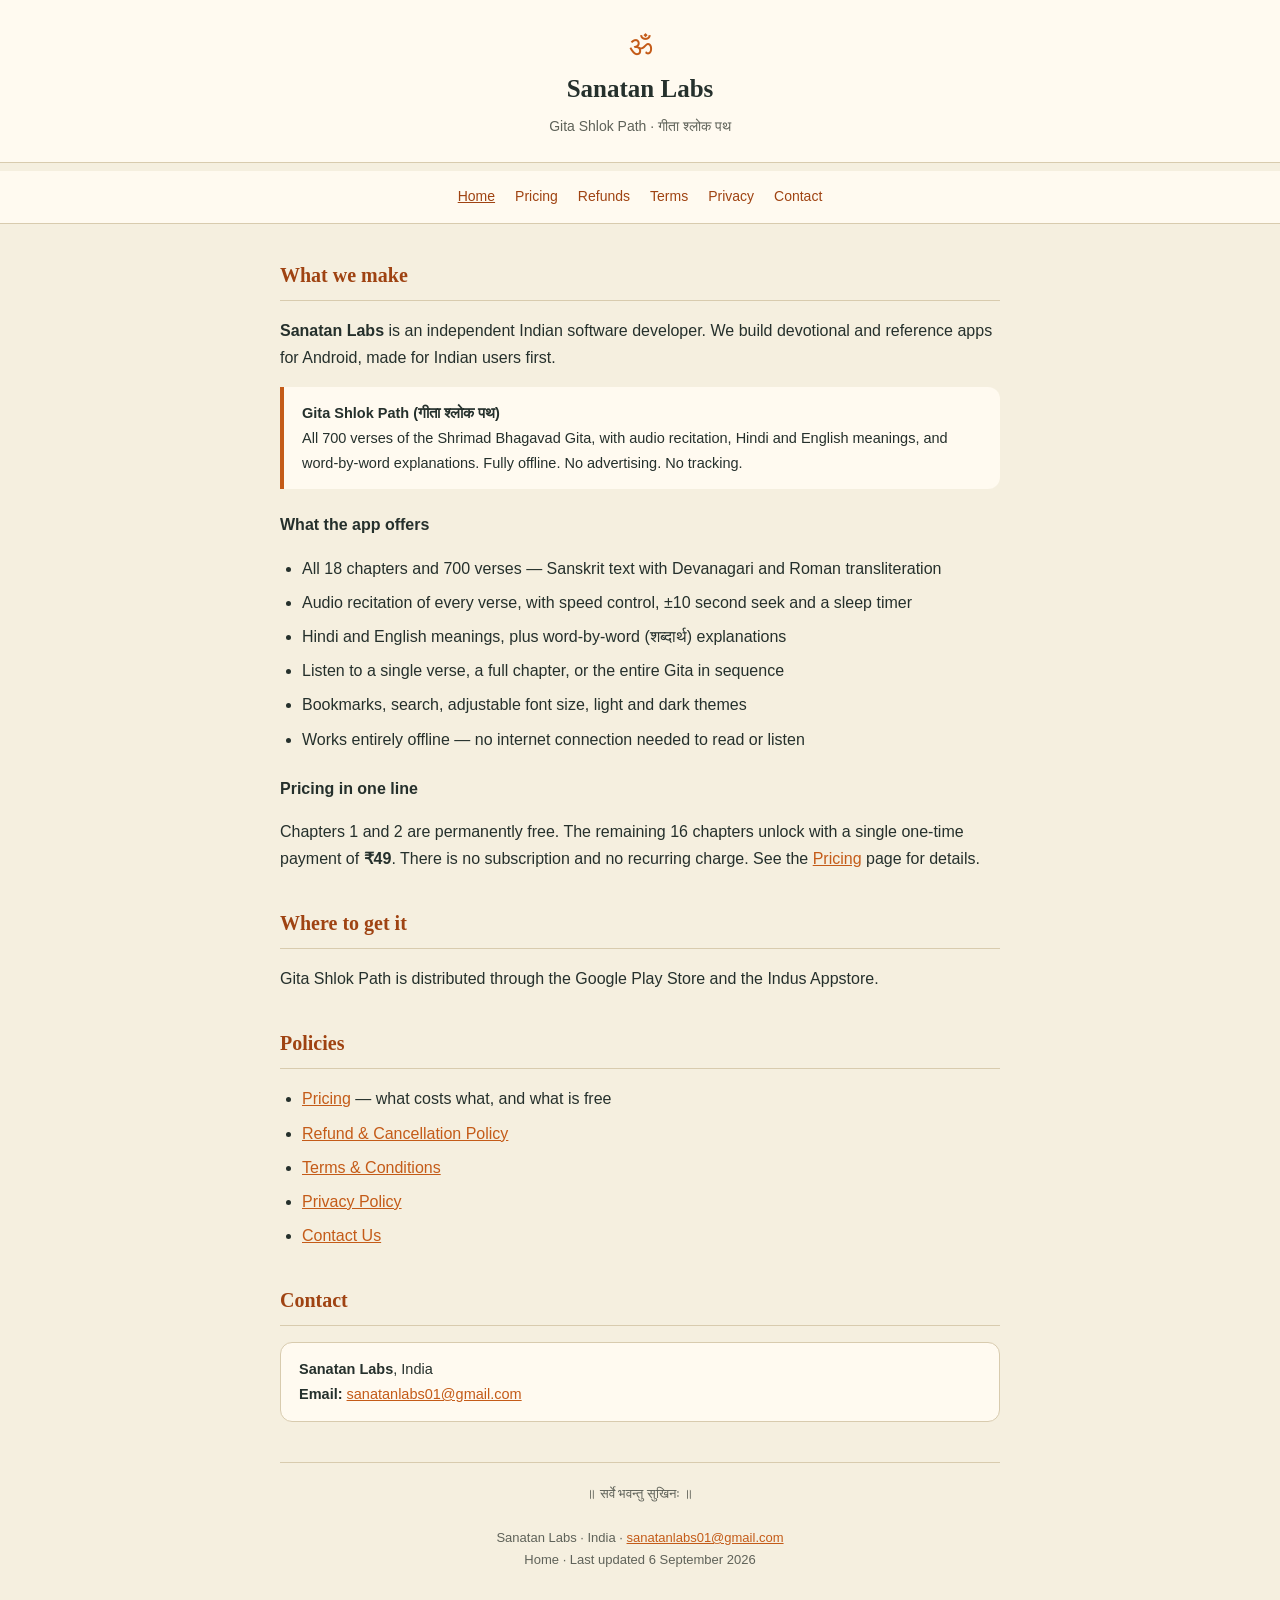
<file: index.html>
<!DOCTYPE html>
<html lang="en">
<head>
<meta charset="utf-8">
<meta name="viewport" content="width=device-width, initial-scale=1">
<title>Home — Sanatan Labs</title>
<meta name="description" content="Sanatan Labs — makers of Gita Shlok Path, an offline Bhagavad Gita app with audio recitation of all 700 verses.">
<link rel="stylesheet" href="style.css">
</head>
<body>
<header>
  <div class="om">ॐ</div>
  <h1>Sanatan Labs</h1>
  <p class="sub">Gita Shlok Path · गीता श्लोक पथ</p>
</header>
<nav><a href="index.html" class='active'>Home</a><a href="pricing.html">Pricing</a><a href="refund.html">Refunds</a><a href="terms.html">Terms</a><a href="privacy.html">Privacy</a><a href="contact.html">Contact</a></nav>
<div class="wrap">

  <h2>What we make</h2>
  <p><strong>Sanatan Labs</strong> is an independent Indian software developer. We build
  devotional and reference apps for Android, made for Indian users first.</p>

  <div class="callout">
    <strong>Gita Shlok Path (गीता श्लोक पथ)</strong><br>
    All 700 verses of the Shrimad Bhagavad Gita, with audio recitation, Hindi and English
    meanings, and word-by-word explanations. Fully offline. No advertising. No tracking.
  </div>

  <h3>What the app offers</h3>
  <ul>
    <li>All 18 chapters and 700 verses — Sanskrit text with Devanagari and Roman transliteration</li>
    <li>Audio recitation of every verse, with speed control, ±10 second seek and a sleep timer</li>
    <li>Hindi and English meanings, plus word-by-word (शब्दार्थ) explanations</li>
    <li>Listen to a single verse, a full chapter, or the entire Gita in sequence</li>
    <li>Bookmarks, search, adjustable font size, light and dark themes</li>
    <li>Works entirely offline — no internet connection needed to read or listen</li>
  </ul>

  <h3>Pricing in one line</h3>
  <p>Chapters 1 and 2 are permanently free. The remaining 16 chapters unlock with a single
  one-time payment of <strong>₹49</strong>. There is no subscription and no recurring charge.
  See the <a href="pricing.html">Pricing</a> page for details.</p>

  <h2>Where to get it</h2>
  <p>Gita Shlok Path is distributed through the Google Play Store and the Indus Appstore.</p>

  <h2>Policies</h2>
  <ul>
    <li><a href="pricing.html">Pricing</a> — what costs what, and what is free</li>
    <li><a href="refund.html">Refund &amp; Cancellation Policy</a></li>
    <li><a href="terms.html">Terms &amp; Conditions</a></li>
    <li><a href="privacy.html">Privacy Policy</a></li>
    <li><a href="contact.html">Contact Us</a></li>
  </ul>

  <h2>Contact</h2>
  <div class="meta">
    <strong>Sanatan Labs</strong>, India<br>
    <strong>Email:</strong> <a href="mailto:sanatanlabs01@gmail.com">sanatanlabs01@gmail.com</a>
  </div>

  <footer>
    ॥ सर्वे भवन्तु सुखिनः ॥<br><br>
    Sanatan Labs · India · <a href="mailto:sanatanlabs01@gmail.com">sanatanlabs01@gmail.com</a><br>
    Home · Last updated 6 September 2026
  </footer>
</div>
</body>
</html>
</file>
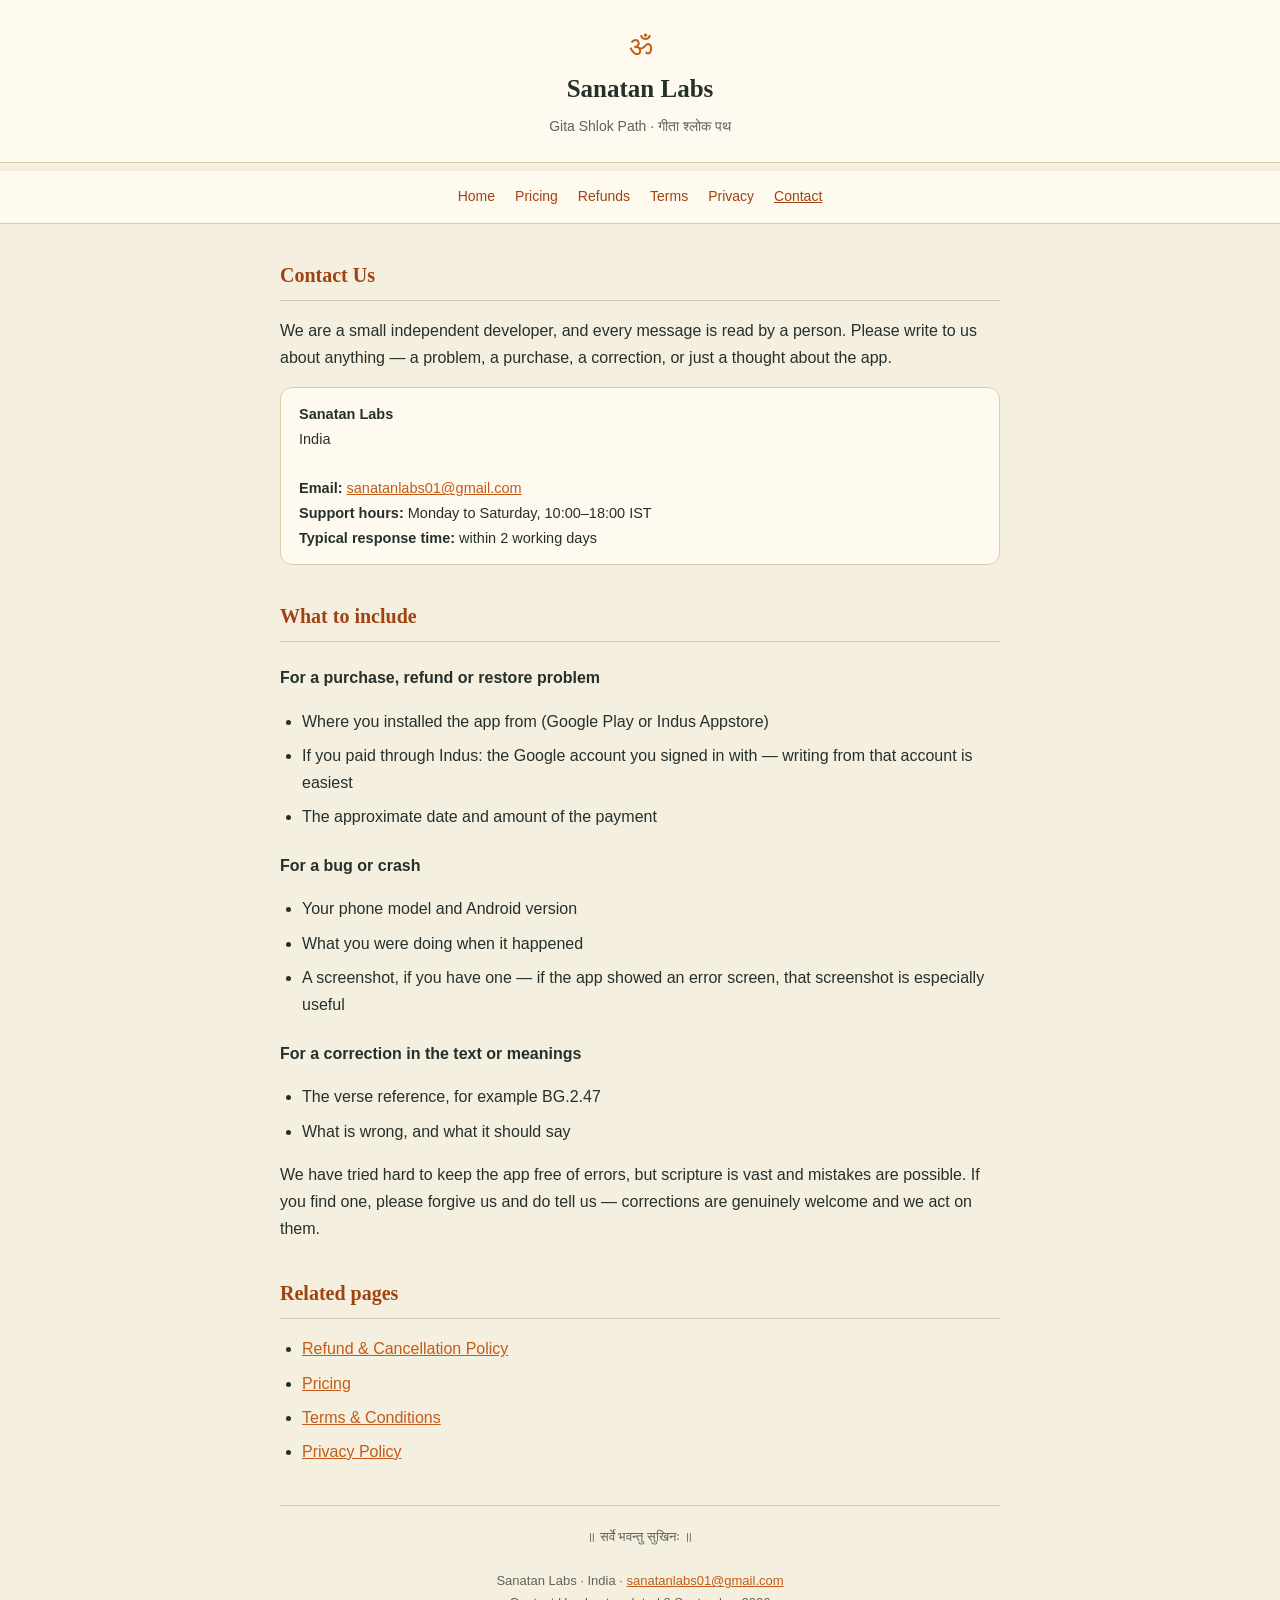
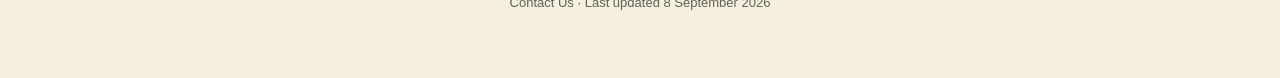
<file: contact.html>
<!DOCTYPE html>
<html lang="en">
<head>
<meta charset="utf-8">
<meta name="viewport" content="width=device-width, initial-scale=1">
<title>Contact Us — Sanatan Labs</title>
<meta name="description" content="Contact Sanatan Labs about the Gita Shlok Path app, purchases, refunds or errors.">
<link rel="stylesheet" href="style.css">
</head>
<body>
<header>
  <div class="om">ॐ</div>
  <h1>Sanatan Labs</h1>
  <p class="sub">Gita Shlok Path · गीता श्लोक पथ</p>
</header>
<nav><a href="index.html">Home</a><a href="pricing.html">Pricing</a><a href="refund.html">Refunds</a><a href="terms.html">Terms</a><a href="privacy.html">Privacy</a><a href="contact.html" class='active'>Contact</a></nav>
<div class="wrap">

  <h2>Contact Us</h2>

  <p>We are a small independent developer, and every message is read by a person. Please write
  to us about anything — a problem, a purchase, a correction, or just a thought about the app.</p>

  <div class="meta">
    <strong>Sanatan Labs</strong><br>
    India<br><br>
    <strong>Email:</strong> <a href="mailto:sanatanlabs01@gmail.com">sanatanlabs01@gmail.com</a><br>
    <strong>Support hours:</strong> Monday to Saturday, 10:00–18:00 IST<br>
    <strong>Typical response time:</strong> within 2 working days
  </div>

  <h2>What to include</h2>

  <h3>For a purchase, refund or restore problem</h3>
  <ul>
    <li>Where you installed the app from (Google Play or Indus Appstore)</li>
    <li>If you paid through Indus: the Google account you signed in with — writing from that
      account is easiest</li>
    <li>The approximate date and amount of the payment</li>
  </ul>

  <h3>For a bug or crash</h3>
  <ul>
    <li>Your phone model and Android version</li>
    <li>What you were doing when it happened</li>
    <li>A screenshot, if you have one — if the app showed an error screen, that screenshot is
      especially useful</li>
  </ul>

  <h3>For a correction in the text or meanings</h3>
  <ul>
    <li>The verse reference, for example BG.2.47</li>
    <li>What is wrong, and what it should say</li>
  </ul>
  <p>We have tried hard to keep the app free of errors, but scripture is vast and mistakes are
  possible. If you find one, please forgive us and do tell us — corrections are genuinely
  welcome and we act on them.</p>

  <h2>Related pages</h2>
  <ul>
    <li><a href="refund.html">Refund &amp; Cancellation Policy</a></li>
    <li><a href="pricing.html">Pricing</a></li>
    <li><a href="terms.html">Terms &amp; Conditions</a></li>
    <li><a href="privacy.html">Privacy Policy</a></li>
  </ul>

  <footer>
    ॥ सर्वे भवन्तु सुखिनः ॥<br><br>
    Sanatan Labs · India · <a href="mailto:sanatanlabs01@gmail.com">sanatanlabs01@gmail.com</a><br>
    Contact Us · Last updated 8 September 2026
  </footer>
</div>
</body>
</html>
</file>
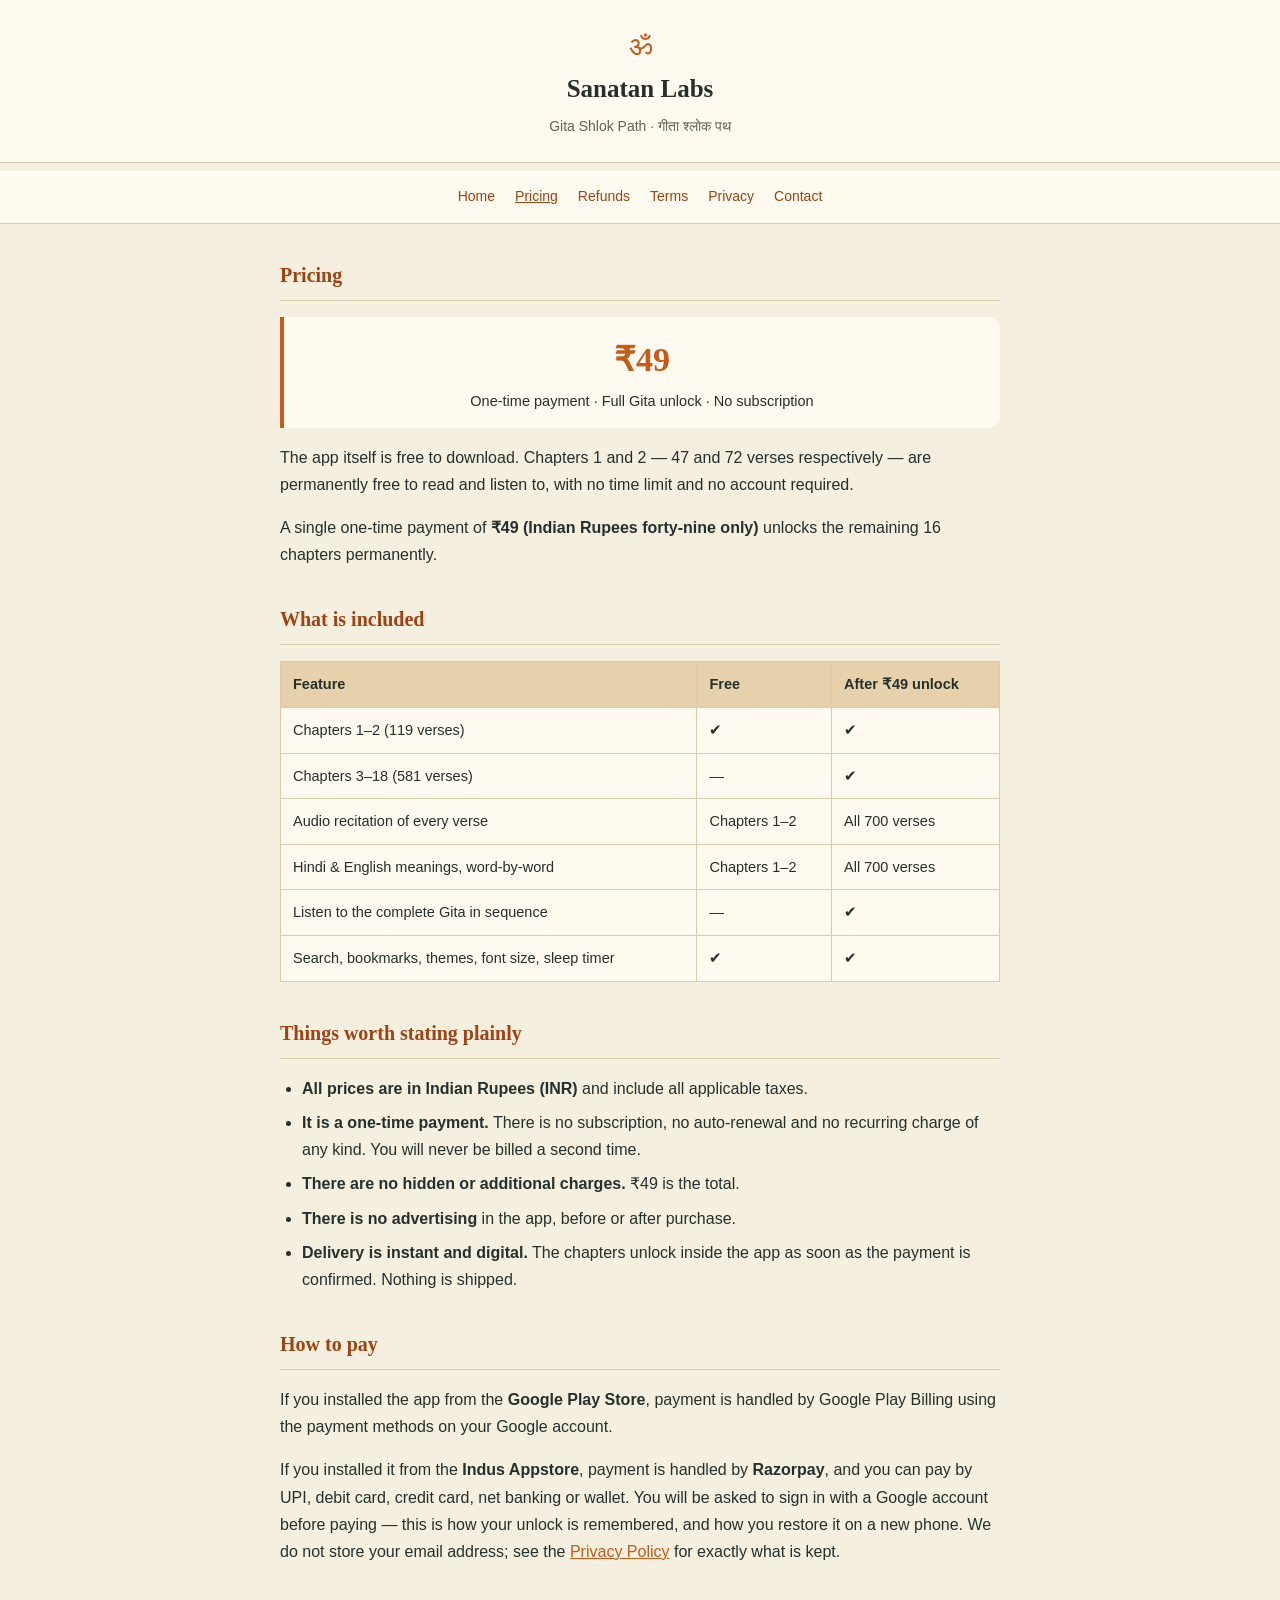
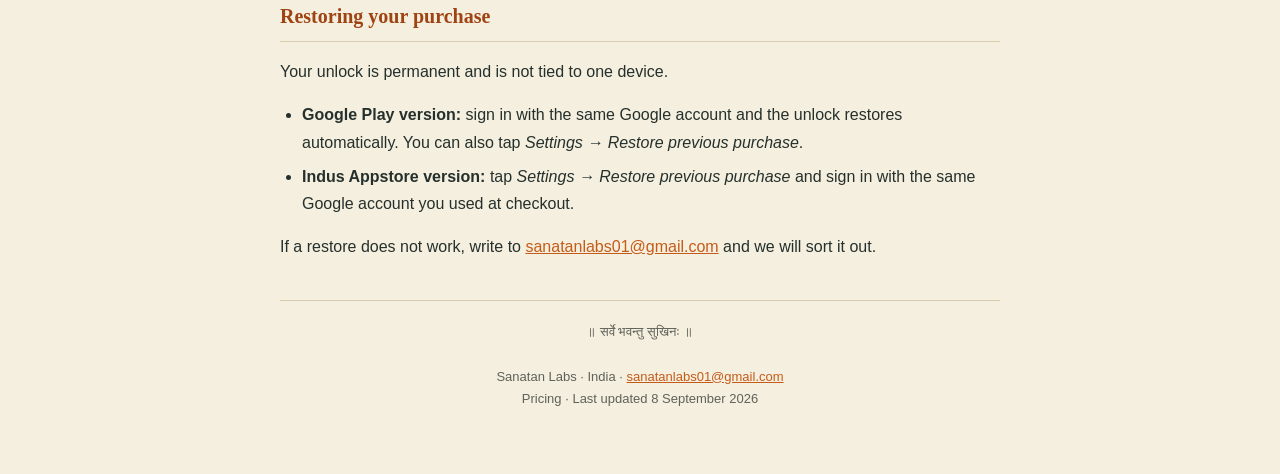
<file: pricing.html>
<!DOCTYPE html>
<html lang="en">
<head>
<meta charset="utf-8">
<meta name="viewport" content="width=device-width, initial-scale=1">
<title>Pricing — Sanatan Labs</title>
<meta name="description" content="Gita Shlok Path pricing — chapters 1-2 free, full Gita unlock for a one-time ₹49. No subscription.">
<link rel="stylesheet" href="style.css">
</head>
<body>
<header>
  <div class="om">ॐ</div>
  <h1>Sanatan Labs</h1>
  <p class="sub">Gita Shlok Path · गीता श्लोक पथ</p>
</header>
<nav><a href="index.html">Home</a><a href="pricing.html" class='active'>Pricing</a><a href="refund.html">Refunds</a><a href="terms.html">Terms</a><a href="privacy.html">Privacy</a><a href="contact.html">Contact</a></nav>
<div class="wrap">

  <h2>Pricing</h2>

  <div class="callout" style="text-align:center">
    <div class="price">₹49</div>
    <div>One-time payment · Full Gita unlock · No subscription</div>
  </div>

  <p>The app itself is free to download. Chapters 1 and 2 — 47 and 72 verses respectively —
  are permanently free to read and listen to, with no time limit and no account required.</p>

  <p>A single one-time payment of <strong>₹49 (Indian Rupees forty-nine only)</strong> unlocks
  the remaining 16 chapters permanently.</p>

  <h2>What is included</h2>
  <table>
    <tr><th>Feature</th><th>Free</th><th>After ₹49 unlock</th></tr>
    <tr><td>Chapters 1–2 (119 verses)</td><td>✔</td><td>✔</td></tr>
    <tr><td>Chapters 3–18 (581 verses)</td><td>—</td><td>✔</td></tr>
    <tr><td>Audio recitation of every verse</td><td>Chapters 1–2</td><td>All 700 verses</td></tr>
    <tr><td>Hindi &amp; English meanings, word-by-word</td><td>Chapters 1–2</td><td>All 700 verses</td></tr>
    <tr><td>Listen to the complete Gita in sequence</td><td>—</td><td>✔</td></tr>
    <tr><td>Search, bookmarks, themes, font size, sleep timer</td><td>✔</td><td>✔</td></tr>
  </table>

  <h2>Things worth stating plainly</h2>
  <ul>
    <li><strong>All prices are in Indian Rupees (INR)</strong> and include all applicable taxes.</li>
    <li><strong>It is a one-time payment.</strong> There is no subscription, no auto-renewal
      and no recurring charge of any kind. You will never be billed a second time.</li>
    <li><strong>There are no hidden or additional charges.</strong> ₹49 is the total.</li>
    <li><strong>There is no advertising</strong> in the app, before or after purchase.</li>
    <li><strong>Delivery is instant and digital.</strong> The chapters unlock inside the app as
      soon as the payment is confirmed. Nothing is shipped.</li>
  </ul>

  <h2>How to pay</h2>
  <p>If you installed the app from the <strong>Google Play Store</strong>, payment is handled
  by Google Play Billing using the payment methods on your Google account.</p>
  <p>If you installed it from the <strong>Indus Appstore</strong>, payment is handled by
  <strong>Razorpay</strong>, and you can pay by UPI, debit card, credit card, net banking or
  wallet. You will be asked to sign in with a Google account before paying — this is how your
  unlock is remembered, and how you restore it on a new phone. We do not store your email
  address; see the <a href="privacy.html">Privacy Policy</a> for exactly what is kept.</p>

  <h2>Restoring your purchase</h2>
  <p>Your unlock is permanent and is not tied to one device.</p>
  <ul>
    <li><strong>Google Play version:</strong> sign in with the same Google account and the
      unlock restores automatically. You can also tap
      <em>Settings → Restore previous purchase</em>.</li>
    <li><strong>Indus Appstore version:</strong> tap <em>Settings → Restore previous purchase</em>
      and sign in with the same Google account you used at checkout.</li>
  </ul>
  <p>If a restore does not work, write to
  <a href="mailto:sanatanlabs01@gmail.com">sanatanlabs01@gmail.com</a> and we will sort it out.</p>

  <footer>
    ॥ सर्वे भवन्तु सुखिनः ॥<br><br>
    Sanatan Labs · India · <a href="mailto:sanatanlabs01@gmail.com">sanatanlabs01@gmail.com</a><br>
    Pricing · Last updated 8 September 2026
  </footer>
</div>
</body>
</html>
</file>
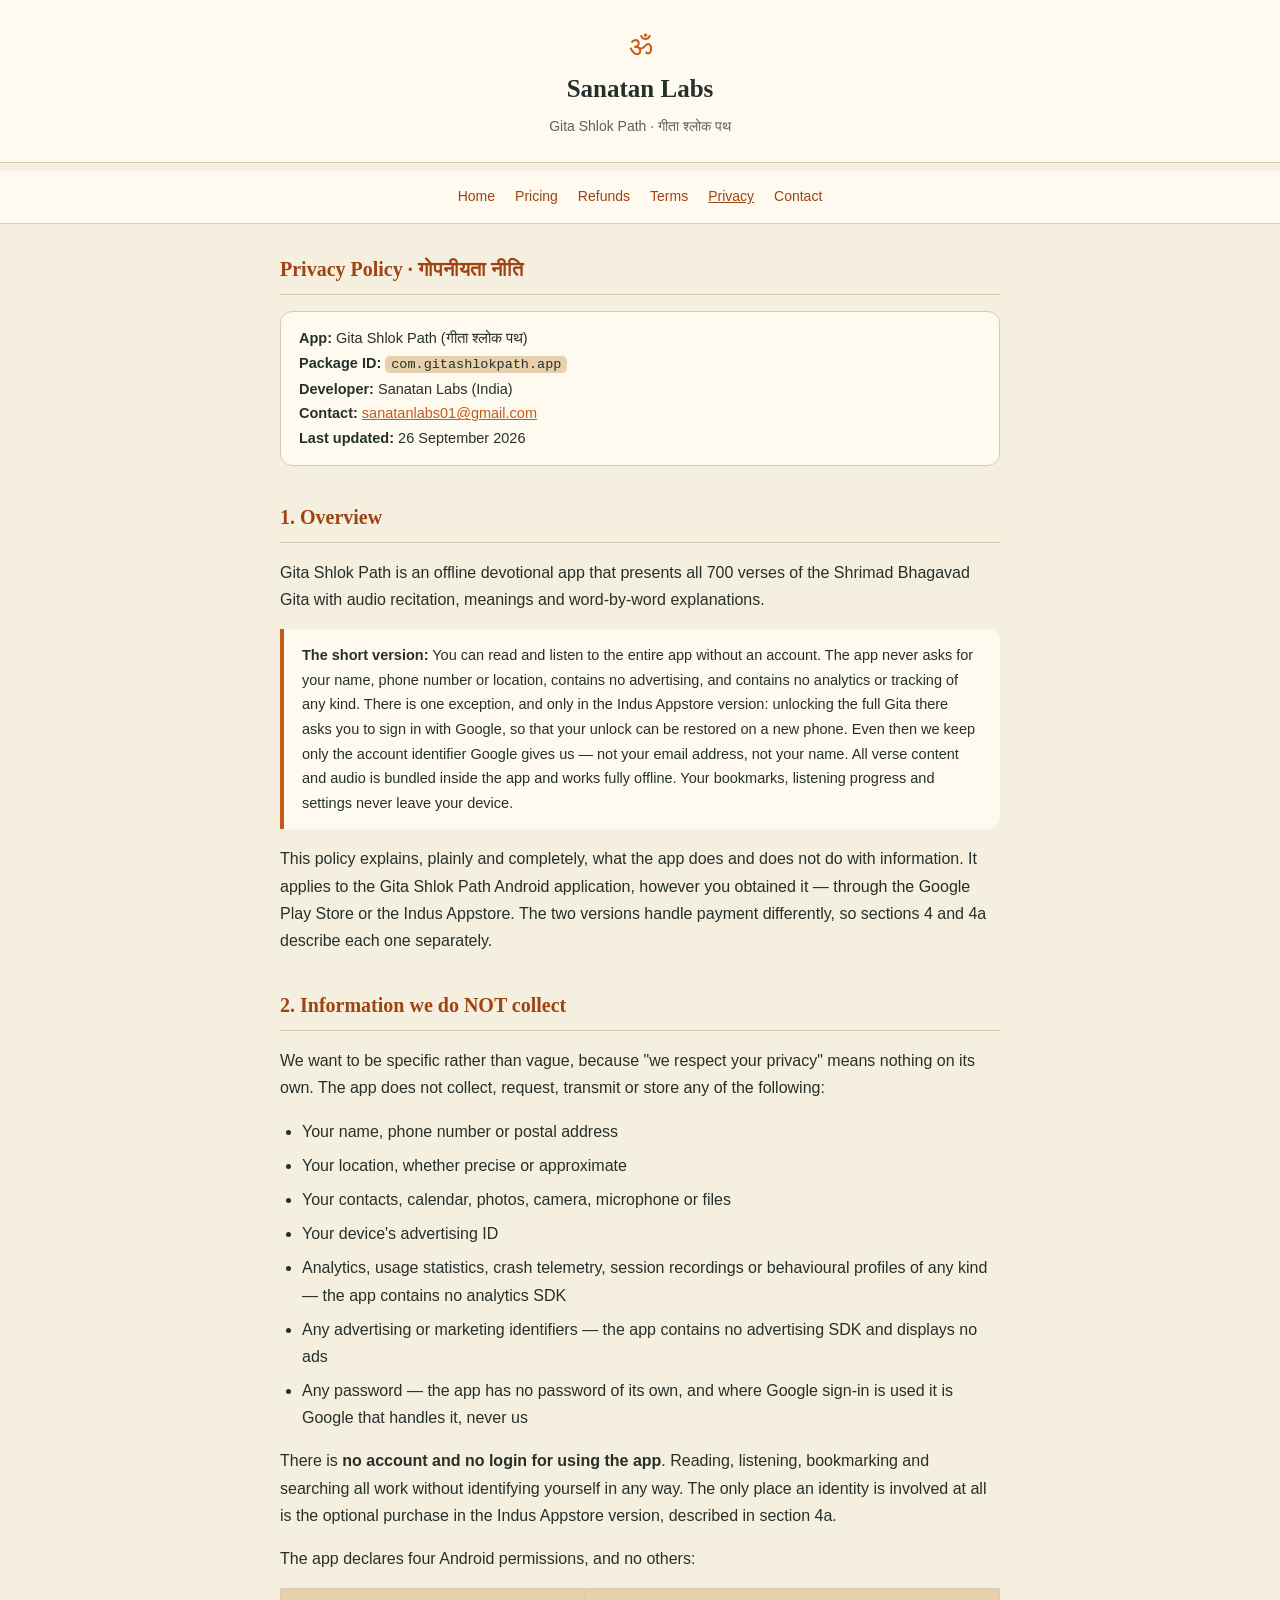
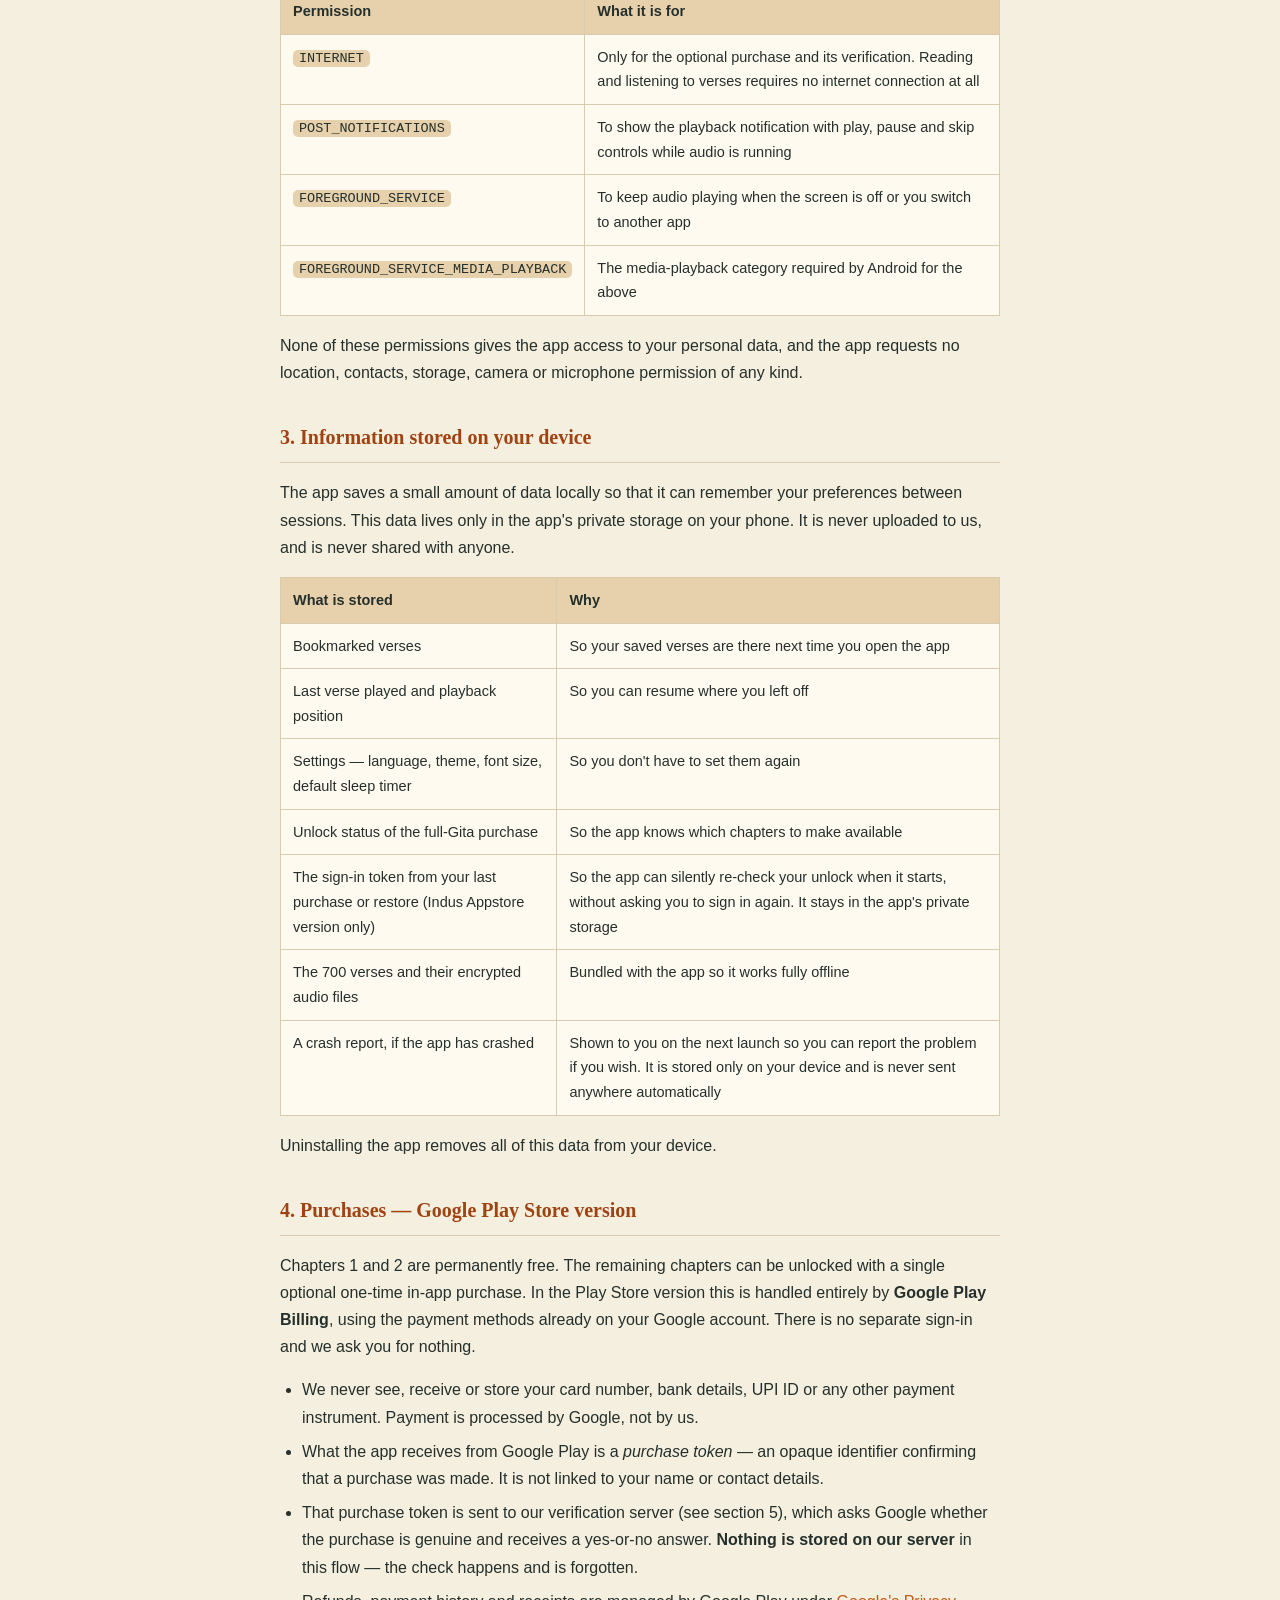
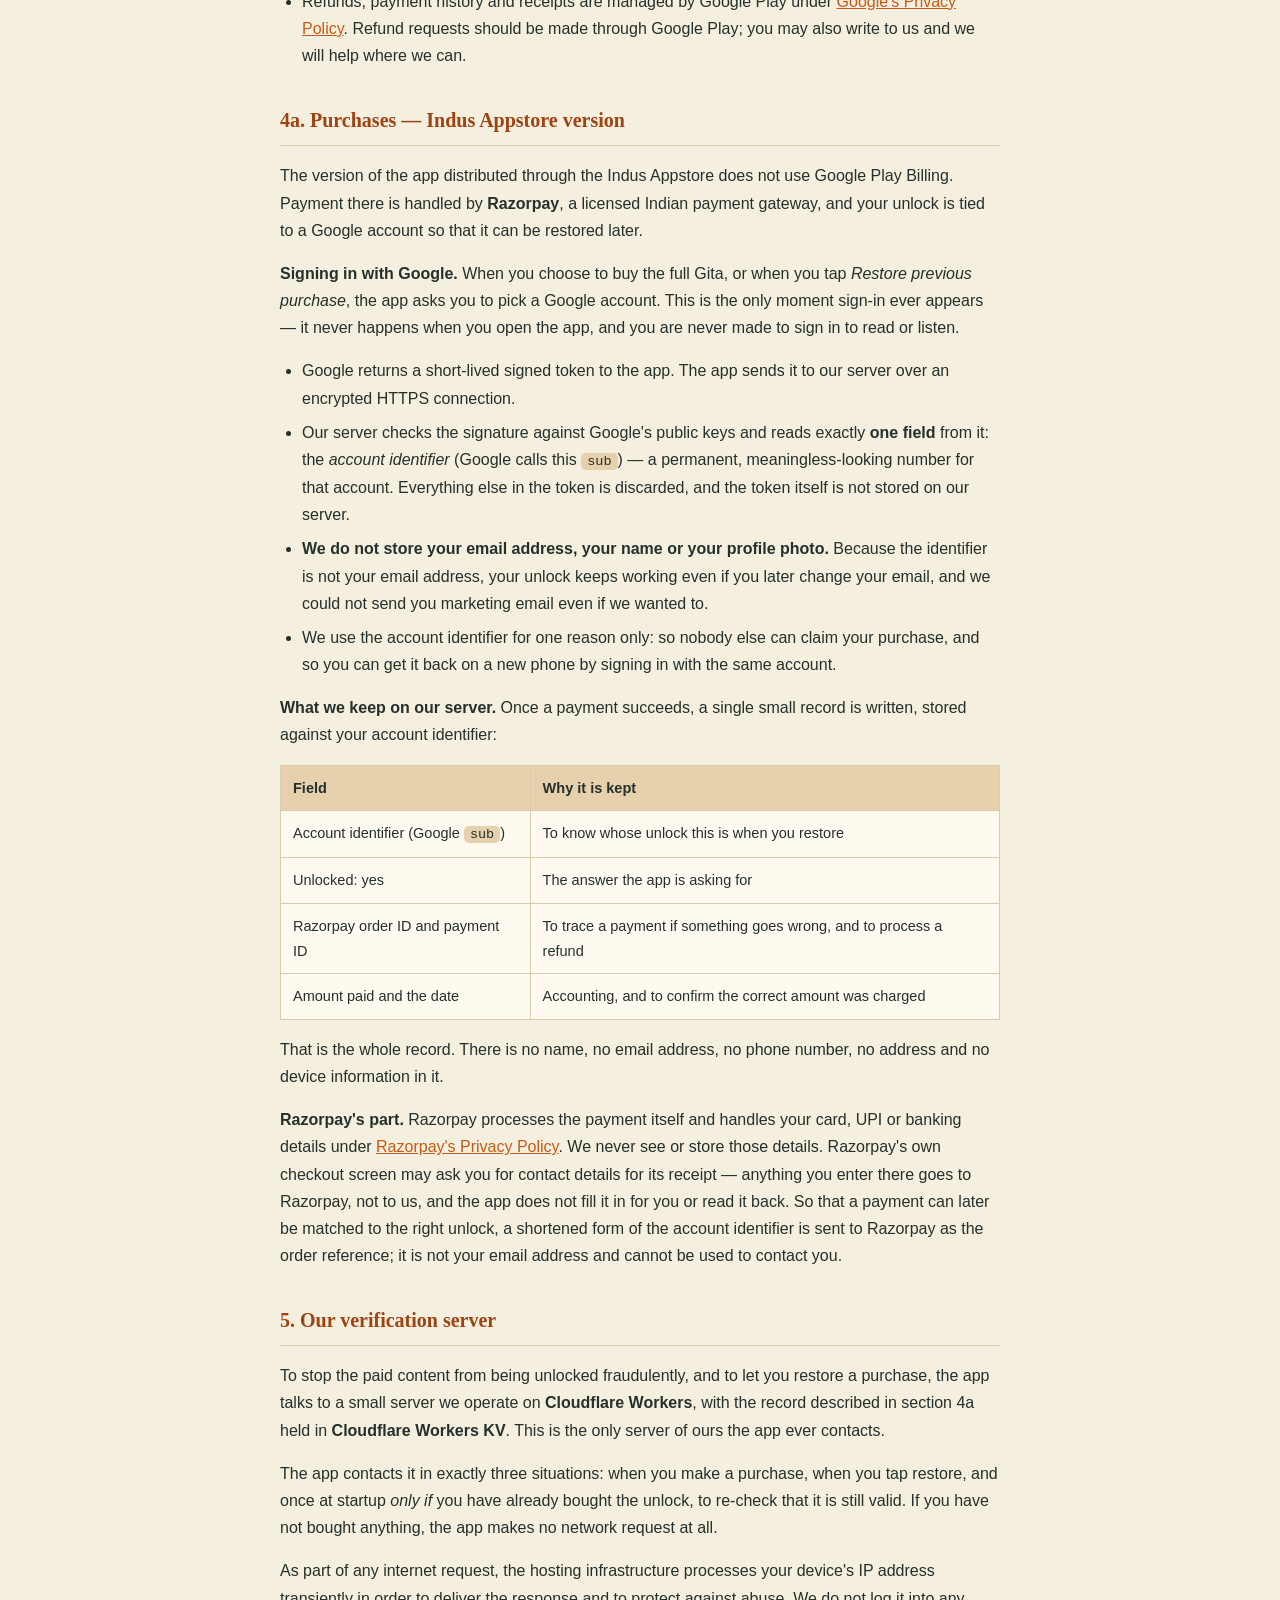
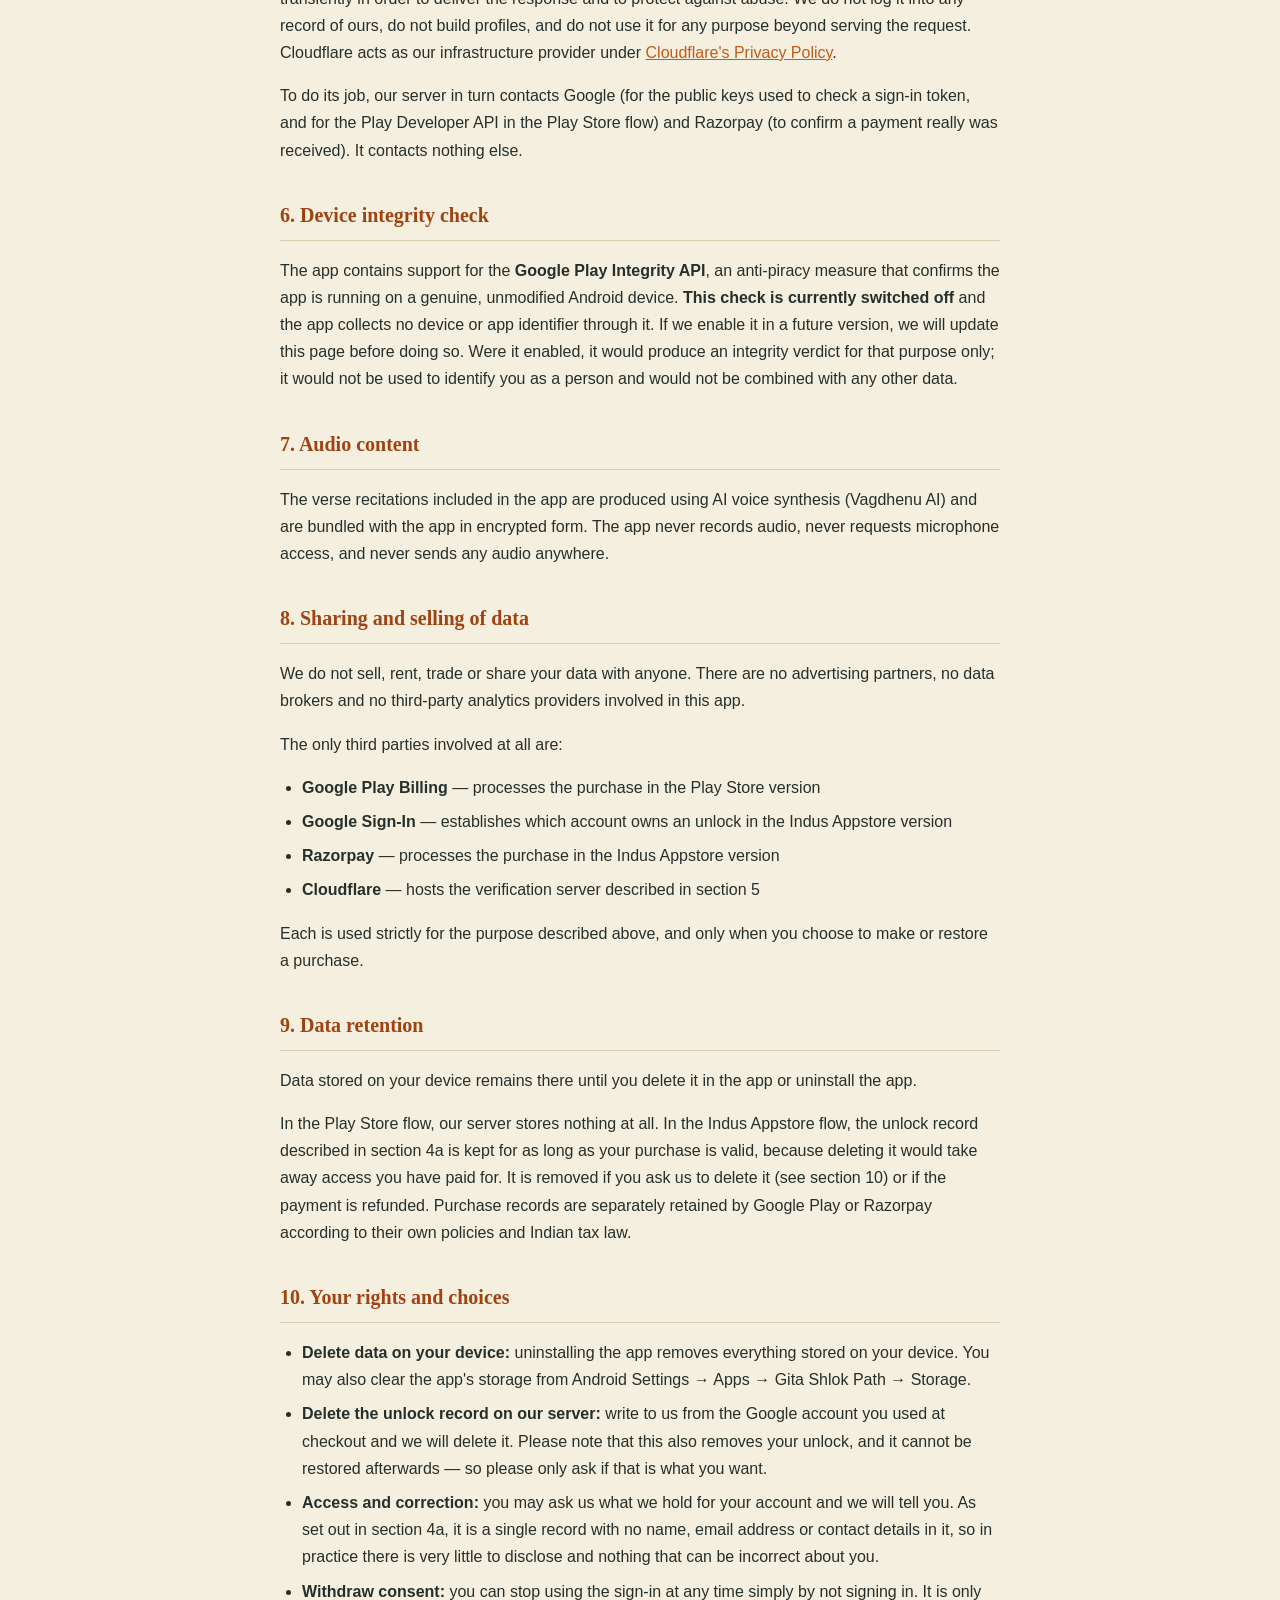
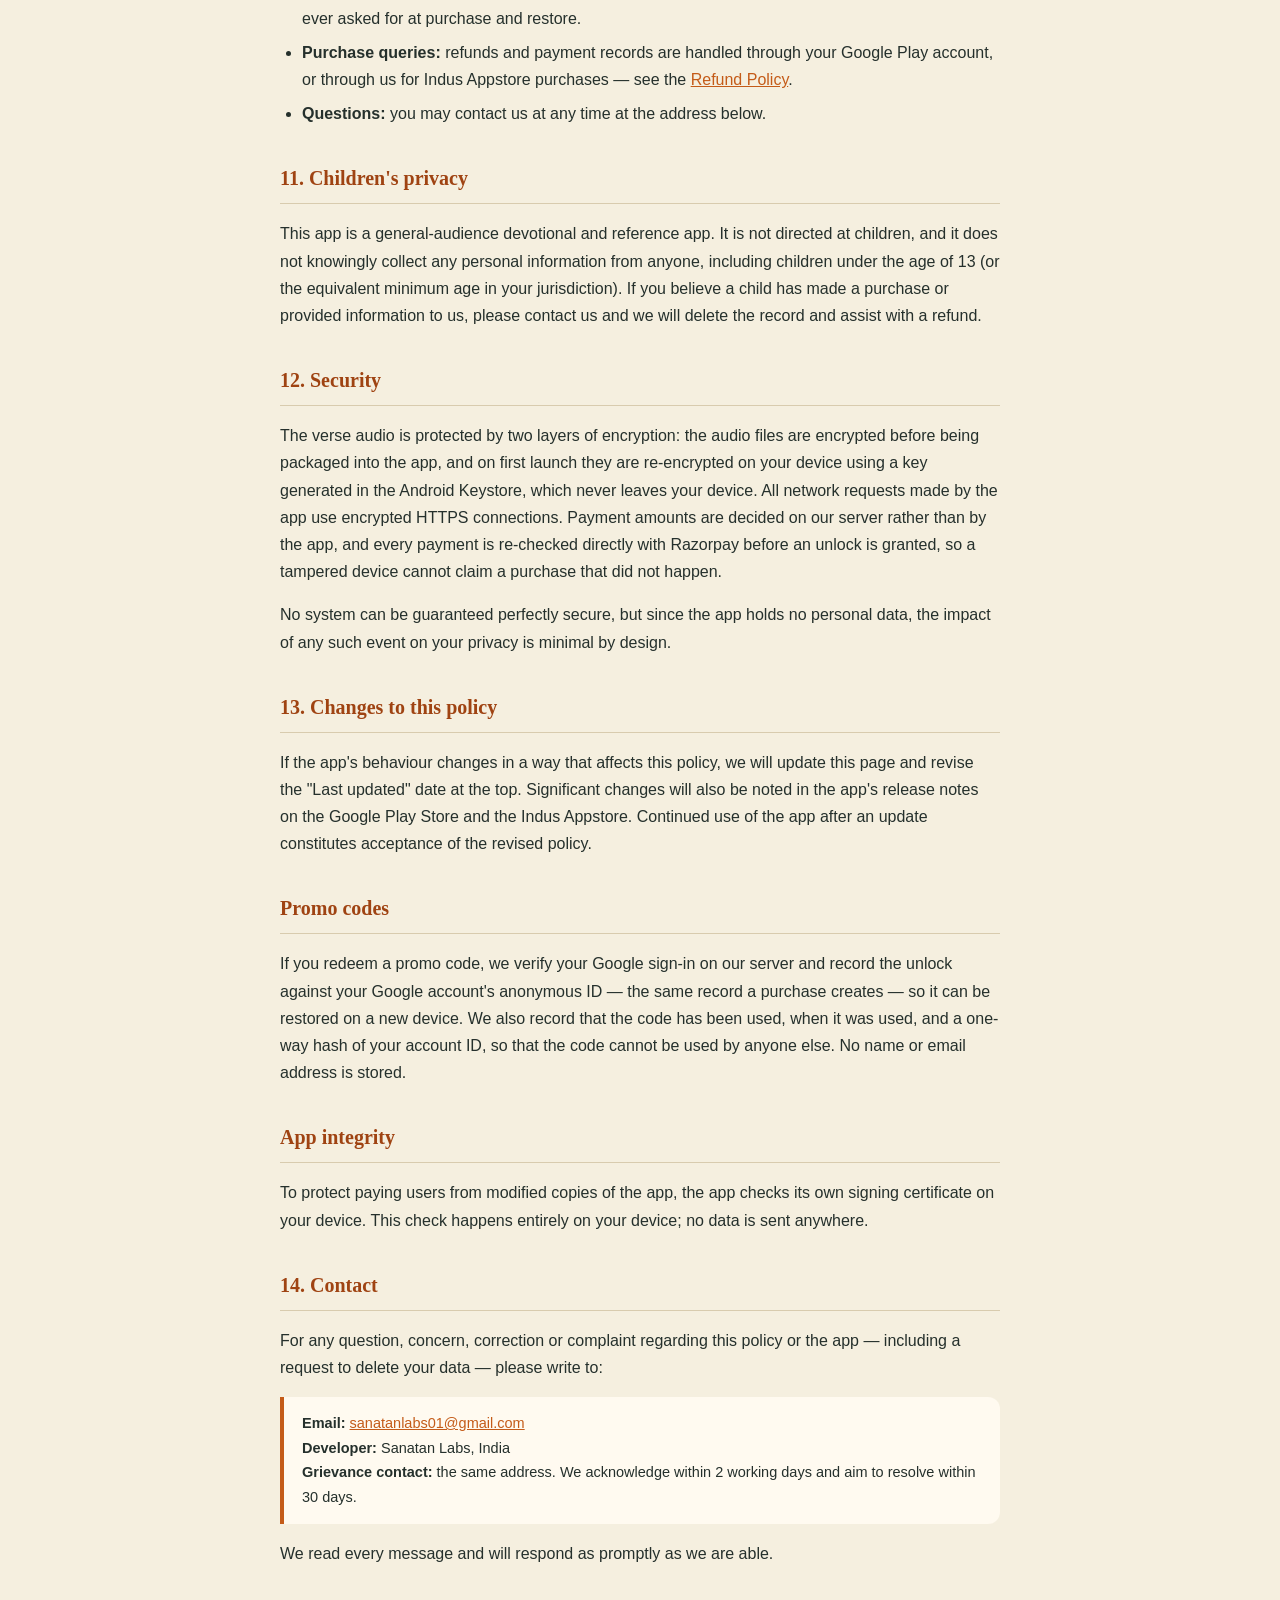
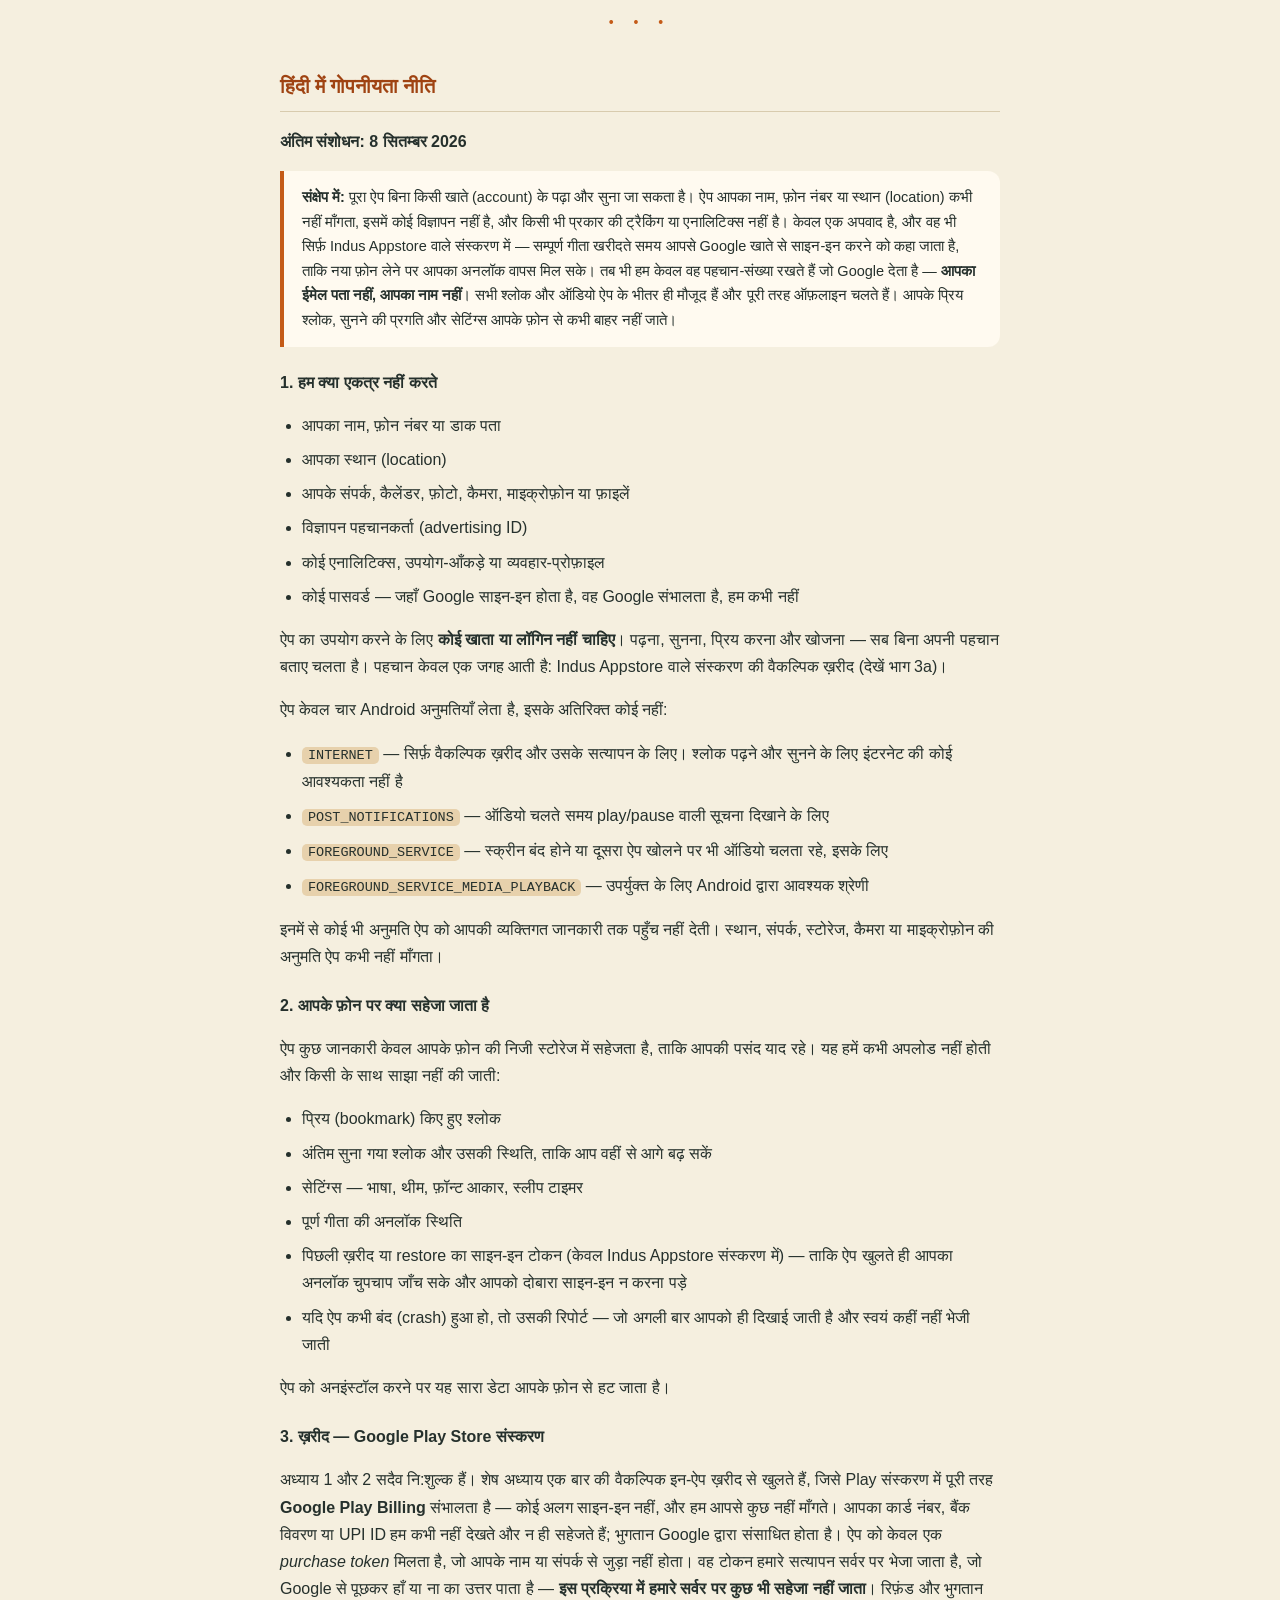
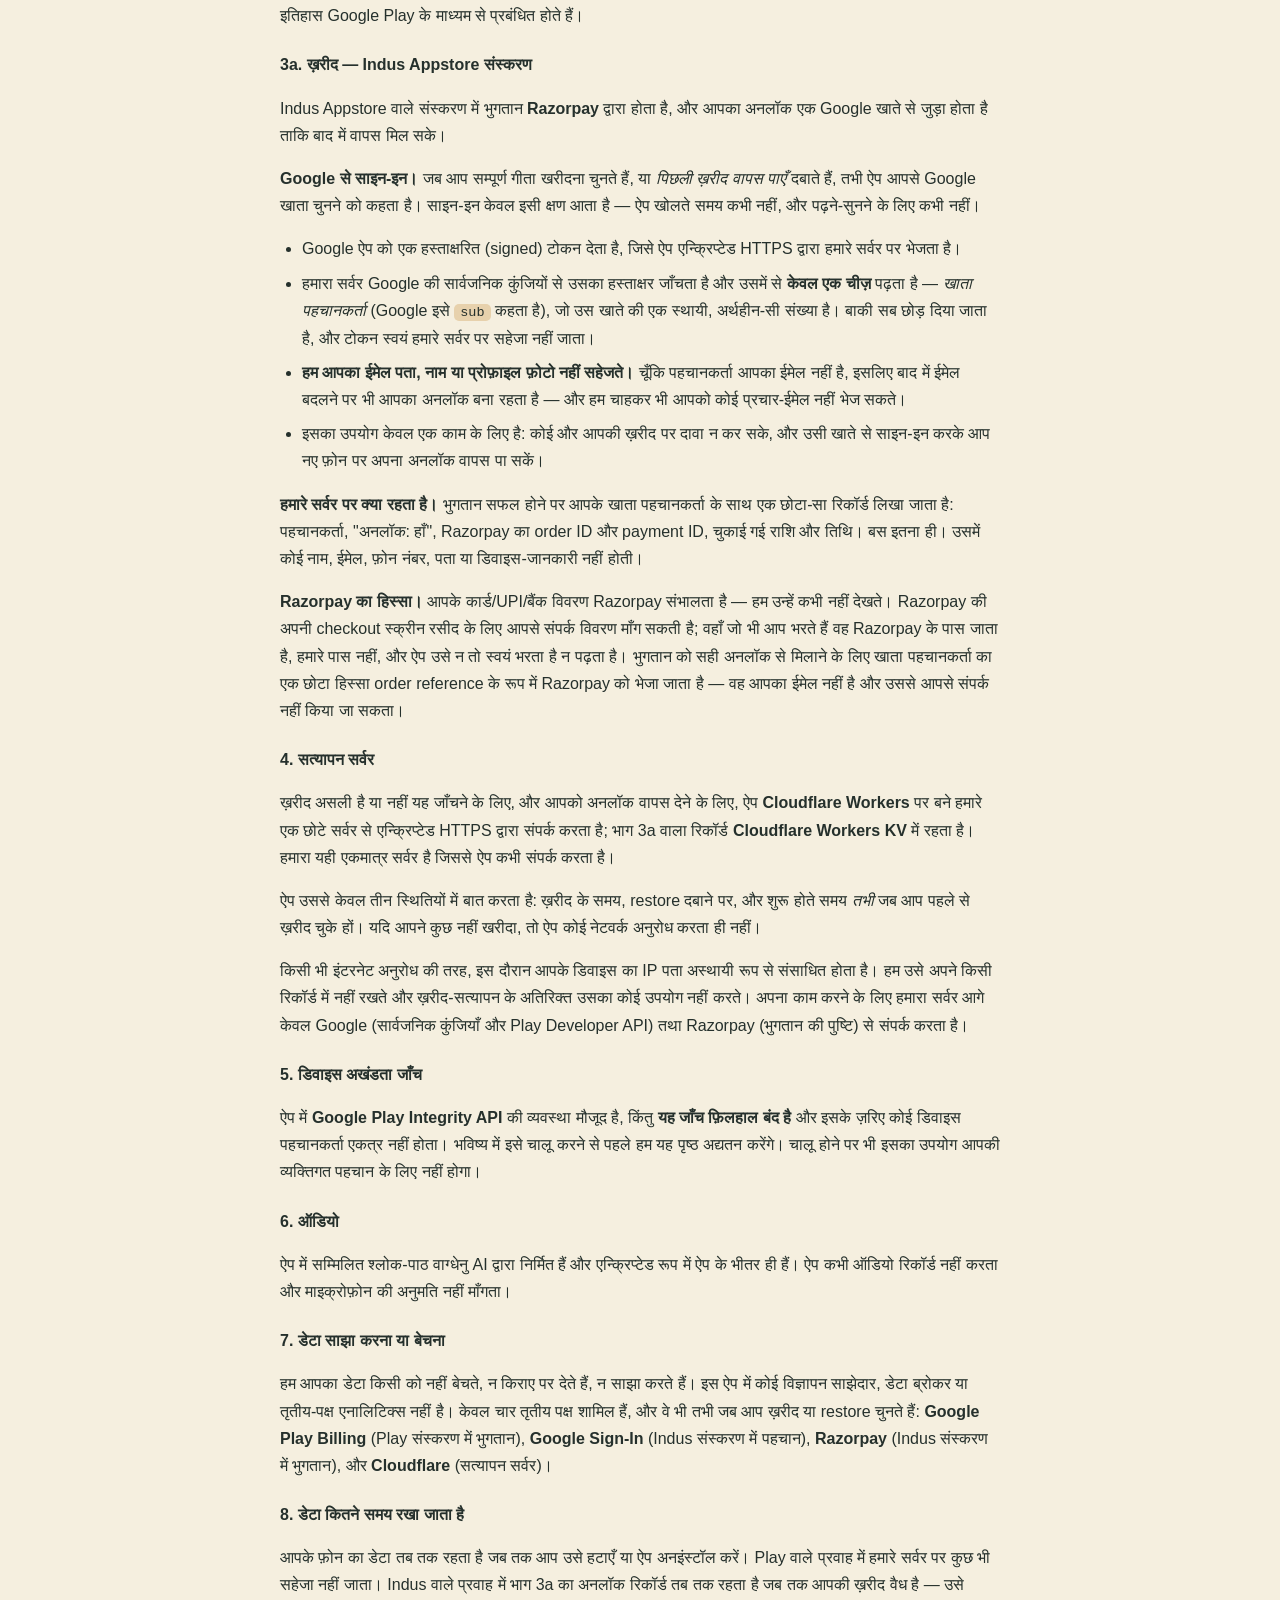
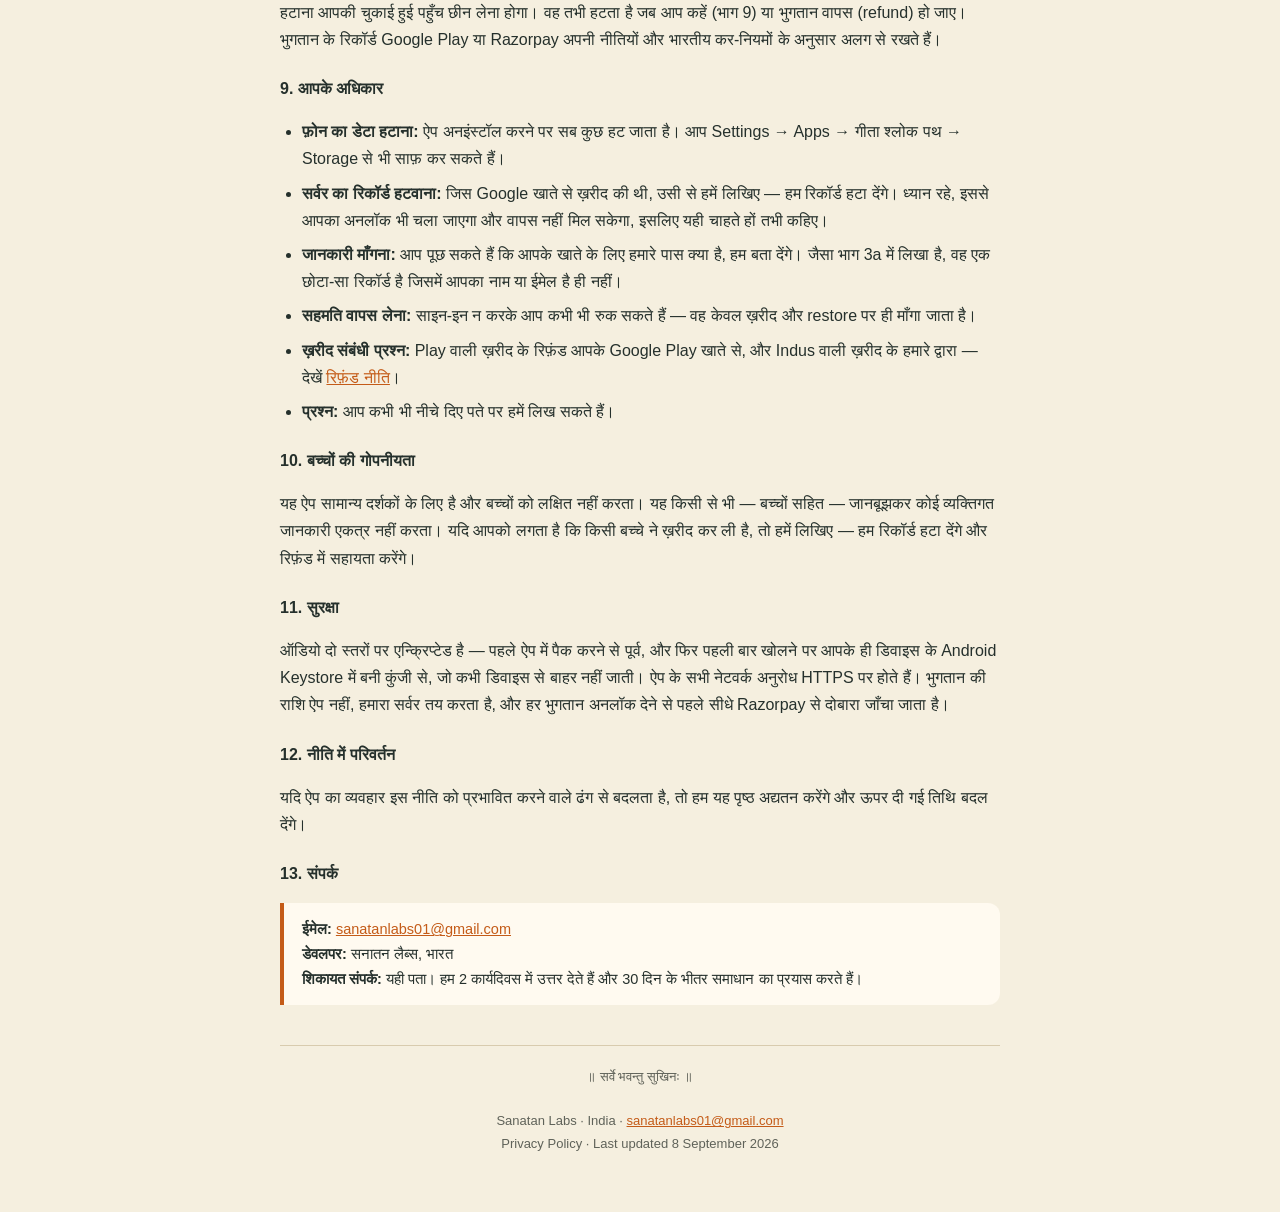
<file: privacy.html>
<!DOCTYPE html>
<html lang="en">
<head>
<meta charset="utf-8">
<meta name="viewport" content="width=device-width, initial-scale=1">
<title>Privacy Policy — Sanatan Labs</title>
<meta name="description" content="Privacy Policy for the Gita Shlok Path Android app. गीता श्लोक पथ ऐप की गोपनीयता नीति।">
<link rel="stylesheet" href="style.css">
</head>
<body>
<header>
  <div class="om">ॐ</div>
  <h1>Sanatan Labs</h1>
  <p class="sub">Gita Shlok Path · गीता श्लोक पथ</p>
</header>
<nav><a href="index.html">Home</a><a href="pricing.html">Pricing</a><a href="refund.html">Refunds</a><a href="terms.html">Terms</a><a href="privacy.html" class='active'>Privacy</a><a href="contact.html">Contact</a></nav>
<div class="wrap">
  <h2 style="margin-top:20px">Privacy Policy · गोपनीयता नीति</h2>


  <div class="meta">
    <strong>App:</strong> Gita Shlok Path (गीता श्लोक पथ)<br>
    <strong>Package ID:</strong> <code>com.gitashlokpath.app</code><br>
    <strong>Developer:</strong> Sanatan Labs (India)<br>
    <strong>Contact:</strong> <a href="mailto:sanatanlabs01@gmail.com">sanatanlabs01@gmail.com</a><br>
    <strong>Last updated:</strong> 26 September 2026
  </div>

  <!-- ============================= ENGLISH ============================= -->
  <h2 id="english">1. Overview</h2>

  <p>Gita Shlok Path is an offline devotional app that presents all 700 verses of the
  Shrimad Bhagavad Gita with audio recitation, meanings and word-by-word explanations.</p>

  <div class="callout">
    <strong>The short version:</strong> You can read and listen to the entire app without an
    account. The app never asks for your name, phone number or location, contains no
    advertising, and contains no analytics or tracking of any kind. There is one exception,
    and only in the Indus Appstore version: unlocking the full Gita there asks you to sign in
    with Google, so that your unlock can be restored on a new phone. Even then we keep only
    the account identifier Google gives us — not your email address, not your name. All verse
    content and audio is bundled inside the app and works fully offline. Your bookmarks,
    listening progress and settings never leave your device.
  </div>

  <p>This policy explains, plainly and completely, what the app does and does not do with
  information. It applies to the Gita Shlok Path Android application, however you obtained
  it — through the Google Play Store or the Indus Appstore. The two versions handle payment
  differently, so sections 4 and 4a describe each one separately.</p>

  <h2>2. Information we do NOT collect</h2>

  <p>We want to be specific rather than vague, because "we respect your privacy" means
  nothing on its own. The app does not collect, request, transmit or store any of the
  following:</p>

  <ul>
    <li>Your name, phone number or postal address</li>
    <li>Your location, whether precise or approximate</li>
    <li>Your contacts, calendar, photos, camera, microphone or files</li>
    <li>Your device's advertising ID</li>
    <li>Analytics, usage statistics, crash telemetry, session recordings or behavioural
      profiles of any kind — the app contains no analytics SDK</li>
    <li>Any advertising or marketing identifiers — the app contains no advertising SDK and
      displays no ads</li>
    <li>Any password — the app has no password of its own, and where Google sign-in is used
      it is Google that handles it, never us</li>
  </ul>

  <p>There is <strong>no account and no login for using the app</strong>. Reading, listening,
  bookmarking and searching all work without identifying yourself in any way. The only place
  an identity is involved at all is the optional purchase in the Indus Appstore version,
  described in section 4a.</p>

  <p>The app declares four Android permissions, and no others:</p>

  <table>
    <tr><th>Permission</th><th>What it is for</th></tr>
    <tr><td><code>INTERNET</code></td><td>Only for the optional purchase and its verification. Reading and listening to verses requires no internet connection at all</td></tr>
    <tr><td><code>POST_NOTIFICATIONS</code></td><td>To show the playback notification with play, pause and skip controls while audio is running</td></tr>
    <tr><td><code>FOREGROUND_SERVICE</code></td><td>To keep audio playing when the screen is off or you switch to another app</td></tr>
    <tr><td><code>FOREGROUND_SERVICE_MEDIA_PLAYBACK</code></td><td>The media-playback category required by Android for the above</td></tr>
  </table>

  <p>None of these permissions gives the app access to your personal data, and the app
  requests no location, contacts, storage, camera or microphone permission of any kind.</p>

  <h2>3. Information stored on your device</h2>

  <p>The app saves a small amount of data locally so that it can remember your preferences
  between sessions. This data lives only in the app's private storage on your phone. It is
  never uploaded to us, and is never shared with anyone.</p>

  <table>
    <tr><th>What is stored</th><th>Why</th></tr>
    <tr><td>Bookmarked verses</td><td>So your saved verses are there next time you open the app</td></tr>
    <tr><td>Last verse played and playback position</td><td>So you can resume where you left off</td></tr>
    <tr><td>Settings — language, theme, font size, default sleep timer</td><td>So you don't have to set them again</td></tr>
    <tr><td>Unlock status of the full-Gita purchase</td><td>So the app knows which chapters to make available</td></tr>
    <tr><td>The sign-in token from your last purchase or restore (Indus Appstore version only)</td><td>So the app can silently re-check your unlock when it starts, without asking you to sign in again. It stays in the app's private storage</td></tr>
    <tr><td>The 700 verses and their encrypted audio files</td><td>Bundled with the app so it works fully offline</td></tr>
    <tr><td>A crash report, if the app has crashed</td><td>Shown to you on the next launch so you can report the problem if you wish. It is stored only on your device and is never sent anywhere automatically</td></tr>
  </table>

  <p>Uninstalling the app removes all of this data from your device.</p>

  <h2>4. Purchases — Google Play Store version</h2>

  <p>Chapters 1 and 2 are permanently free. The remaining chapters can be unlocked with a
  single optional one-time in-app purchase. In the Play Store version this is handled entirely
  by <strong>Google Play Billing</strong>, using the payment methods already on your Google
  account. There is no separate sign-in and we ask you for nothing.</p>

  <ul>
    <li>We never see, receive or store your card number, bank details, UPI ID or any other
      payment instrument. Payment is processed by Google, not by us.</li>
    <li>What the app receives from Google Play is a <em>purchase token</em> — an opaque
      identifier confirming that a purchase was made. It is not linked to your name or
      contact details.</li>
    <li>That purchase token is sent to our verification server (see section 5), which asks
      Google whether the purchase is genuine and receives a yes-or-no answer. <strong>Nothing
      is stored on our server</strong> in this flow — the check happens and is forgotten.</li>
    <li>Refunds, payment history and receipts are managed by Google Play under
      <a href="https://policies.google.com/privacy">Google's Privacy Policy</a>. Refund
      requests should be made through Google Play; you may also write to us and we will help
      where we can.</li>
  </ul>

  <h2>4a. Purchases — Indus Appstore version</h2>

  <p>The version of the app distributed through the Indus Appstore does not use Google Play
  Billing. Payment there is handled by <strong>Razorpay</strong>, a licensed Indian payment
  gateway, and your unlock is tied to a Google account so that it can be restored later.</p>

  <p><strong>Signing in with Google.</strong> When you choose to buy the full Gita, or when
  you tap <em>Restore previous purchase</em>, the app asks you to pick a Google account. This
  is the only moment sign-in ever appears — it never happens when you open the app, and you
  are never made to sign in to read or listen.</p>

  <ul>
    <li>Google returns a short-lived signed token to the app. The app sends it to our server
      over an encrypted HTTPS connection.</li>
    <li>Our server checks the signature against Google's public keys and reads exactly
      <strong>one field</strong> from it: the <em>account identifier</em> (Google calls this
      <code>sub</code>) — a permanent, meaningless-looking number for that account. Everything
      else in the token is discarded, and the token itself is not stored on our server.</li>
    <li><strong>We do not store your email address, your name or your profile photo.</strong>
      Because the identifier is not your email address, your unlock keeps working even if you
      later change your email, and we could not send you marketing email even if we wanted to.</li>
    <li>We use the account identifier for one reason only: so nobody else can claim your
      purchase, and so you can get it back on a new phone by signing in with the same account.</li>
  </ul>

  <p><strong>What we keep on our server.</strong> Once a payment succeeds, a single small
  record is written, stored against your account identifier:</p>

  <table>
    <tr><th>Field</th><th>Why it is kept</th></tr>
    <tr><td>Account identifier (Google <code>sub</code>)</td><td>To know whose unlock this is when you restore</td></tr>
    <tr><td>Unlocked: yes</td><td>The answer the app is asking for</td></tr>
    <tr><td>Razorpay order ID and payment ID</td><td>To trace a payment if something goes wrong, and to process a refund</td></tr>
    <tr><td>Amount paid and the date</td><td>Accounting, and to confirm the correct amount was charged</td></tr>
  </table>

  <p>That is the whole record. There is no name, no email address, no phone number, no
  address and no device information in it.</p>

  <p><strong>Razorpay's part.</strong> Razorpay processes the payment itself and handles your
  card, UPI or banking details under
  <a href="https://razorpay.com/privacy/">Razorpay's Privacy Policy</a>. We never see or store
  those details. Razorpay's own checkout screen may ask you for contact details for its
  receipt — anything you enter there goes to Razorpay, not to us, and the app does not fill
  it in for you or read it back. So that a payment can later be matched to the right unlock, a
  shortened form of the account identifier is sent to Razorpay as the order reference; it is
  not your email address and cannot be used to contact you.</p>

  <h2>5. Our verification server</h2>

  <p>To stop the paid content from being unlocked fraudulently, and to let you restore a
  purchase, the app talks to a small server we operate on
  <strong>Cloudflare Workers</strong>, with the record described in section 4a held in
  <strong>Cloudflare Workers KV</strong>. This is the only server of ours the app ever
  contacts.</p>

  <p>The app contacts it in exactly three situations: when you make a purchase, when you tap
  restore, and once at startup <em>only if</em> you have already bought the unlock, to
  re-check that it is still valid. If you have not bought anything, the app makes no network
  request at all.</p>

  <p>As part of any internet request, the hosting infrastructure processes your device's IP
  address transiently in order to deliver the response and to protect against abuse. We do not
  log it into any record of ours, do not build profiles, and do not use it for any purpose
  beyond serving the request. Cloudflare acts as our infrastructure provider under
  <a href="https://www.cloudflare.com/privacypolicy/">Cloudflare's Privacy Policy</a>.</p>

  <p>To do its job, our server in turn contacts Google (for the public keys used to check a
  sign-in token, and for the Play Developer API in the Play Store flow) and Razorpay (to
  confirm a payment really was received). It contacts nothing else.</p>

  <h2>6. Device integrity check</h2>

  <p>The app contains support for the <strong>Google Play Integrity API</strong>, an
  anti-piracy measure that confirms the app is running on a genuine, unmodified Android
  device. <strong>This check is currently switched off</strong> and the app collects no device
  or app identifier through it. If we enable it in a future version, we will update this page
  before doing so. Were it enabled, it would produce an integrity verdict for that purpose
  only; it would not be used to identify you as a person and would not be combined with any
  other data.</p>

  <h2>7. Audio content</h2>

  <p>The verse recitations included in the app are produced using AI voice synthesis
  (Vagdhenu AI) and are bundled with the app in encrypted form. The app never records audio,
  never requests microphone access, and never sends any audio anywhere.</p>

  <h2>8. Sharing and selling of data</h2>

  <p>We do not sell, rent, trade or share your data with anyone. There are no advertising
  partners, no data brokers and no third-party analytics providers involved in this app.</p>

  <p>The only third parties involved at all are:</p>

  <ul>
    <li><strong>Google Play Billing</strong> — processes the purchase in the Play Store
      version</li>
    <li><strong>Google Sign-In</strong> — establishes which account owns an unlock in the
      Indus Appstore version</li>
    <li><strong>Razorpay</strong> — processes the purchase in the Indus Appstore version</li>
    <li><strong>Cloudflare</strong> — hosts the verification server described in section 5</li>
  </ul>

  <p>Each is used strictly for the purpose described above, and only when you choose to make
  or restore a purchase.</p>

  <h2>9. Data retention</h2>

  <p>Data stored on your device remains there until you delete it in the app or uninstall the
  app.</p>

  <p>In the Play Store flow, our server stores nothing at all. In the Indus Appstore flow, the
  unlock record described in section 4a is kept for as long as your purchase is valid, because
  deleting it would take away access you have paid for. It is removed if you ask us to delete
  it (see section 10) or if the payment is refunded. Purchase records are separately retained
  by Google Play or Razorpay according to their own policies and Indian tax law.</p>

  <h2>10. Your rights and choices</h2>

  <ul>
    <li><strong>Delete data on your device:</strong> uninstalling the app removes everything
      stored on your device. You may also clear the app's storage from Android Settings → Apps
      → Gita Shlok Path → Storage.</li>
    <li><strong>Delete the unlock record on our server:</strong> write to us from the Google
      account you used at checkout and we will delete it. Please note that this also removes
      your unlock, and it cannot be restored afterwards — so please only ask if that is what
      you want.</li>
    <li><strong>Access and correction:</strong> you may ask us what we hold for your account
      and we will tell you. As set out in section 4a, it is a single record with no name,
      email address or contact details in it, so in practice there is very little to disclose
      and nothing that can be incorrect about you.</li>
    <li><strong>Withdraw consent:</strong> you can stop using the sign-in at any time simply
      by not signing in. It is only ever asked for at purchase and restore.</li>
    <li><strong>Purchase queries:</strong> refunds and payment records are handled through
      your Google Play account, or through us for Indus Appstore purchases — see the
      <a href="refund.html">Refund Policy</a>.</li>
    <li><strong>Questions:</strong> you may contact us at any time at the address below.</li>
  </ul>

  <h2>11. Children's privacy</h2>

  <p>This app is a general-audience devotional and reference app. It is not directed at
  children, and it does not knowingly collect any personal information from anyone, including
  children under the age of 13 (or the equivalent minimum age in your jurisdiction). If you
  believe a child has made a purchase or provided information to us, please contact us and we
  will delete the record and assist with a refund.</p>

  <h2>12. Security</h2>

  <p>The verse audio is protected by two layers of encryption: the audio files are encrypted
  before being packaged into the app, and on first launch they are re-encrypted on your device
  using a key generated in the Android Keystore, which never leaves your device. All network
  requests made by the app use encrypted HTTPS connections. Payment amounts are decided on our
  server rather than by the app, and every payment is re-checked directly with Razorpay before
  an unlock is granted, so a tampered device cannot claim a purchase that did not happen.</p>

  <p>No system can be guaranteed perfectly secure, but since the app holds no personal data,
  the impact of any such event on your privacy is minimal by design.</p>

  <h2>13. Changes to this policy</h2>

  <p>If the app's behaviour changes in a way that affects this policy, we will update this
  page and revise the "Last updated" date at the top. Significant changes will also be noted
  in the app's release notes on the Google Play Store and the Indus Appstore. Continued use of
  the app after an update constitutes acceptance of the revised policy.</p>

  
<!-- gsp-privacy-v1.2: added 26 September 2026 -->
<h2>Promo codes</h2>
<p>If you redeem a promo code, we verify your Google sign-in on our server and record the unlock against your Google account's anonymous ID &mdash; the same record a purchase creates &mdash; so it can be restored on a new device. We also record that the code has been used, when it was used, and a one-way hash of your account ID, so that the code cannot be used by anyone else. No name or email address is stored.</p>
<h2>App integrity</h2>
<p>To protect paying users from modified copies of the app, the app checks its own signing certificate on your device. This check happens entirely on your device; no data is sent anywhere.</p>
<h2>14. Contact</h2>

  <p>For any question, concern, correction or complaint regarding this policy or the app —
  including a request to delete your data — please write to:</p>

  <div class="callout">
    <strong>Email:</strong> <a href="mailto:sanatanlabs01@gmail.com">sanatanlabs01@gmail.com</a><br>
    <strong>Developer:</strong> Sanatan Labs, India<br>
    <strong>Grievance contact:</strong> the same address. We acknowledge within 2 working days
    and aim to resolve within 30 days.
  </div>

  <p>We read every message and will respond as promptly as we are able.</p>

  <div class="divider">• • •</div>

  <!-- ============================= हिंदी ============================= -->
  <h2 id="hindi">हिंदी में गोपनीयता नीति</h2>

  <p><strong>अंतिम संशोधन: 8 सितम्बर 2026</strong></p>

  <div class="callout">
    <strong>संक्षेप में:</strong> पूरा ऐप बिना किसी खाते (account) के पढ़ा और सुना जा सकता है।
    ऐप आपका नाम, फ़ोन नंबर या स्थान (location) कभी नहीं माँगता, इसमें कोई विज्ञापन नहीं है, और
    किसी भी प्रकार की ट्रैकिंग या एनालिटिक्स नहीं है। केवल एक अपवाद है, और वह भी सिर्फ़ Indus
    Appstore वाले संस्करण में — सम्पूर्ण गीता खरीदते समय आपसे Google खाते से साइन-इन करने को
    कहा जाता है, ताकि नया फ़ोन लेने पर आपका अनलॉक वापस मिल सके। तब भी हम केवल वह पहचान-संख्या
    रखते हैं जो Google देता है — <strong>आपका ईमेल पता नहीं, आपका नाम नहीं</strong>। सभी श्लोक
    और ऑडियो ऐप के भीतर ही मौजूद हैं और पूरी तरह ऑफ़लाइन चलते हैं। आपके प्रिय श्लोक, सुनने की
    प्रगति और सेटिंग्स आपके फ़ोन से कभी बाहर नहीं जाते।
  </div>

  <h3>1. हम क्या एकत्र नहीं करते</h3>
  <ul>
    <li>आपका नाम, फ़ोन नंबर या डाक पता</li>
    <li>आपका स्थान (location)</li>
    <li>आपके संपर्क, कैलेंडर, फ़ोटो, कैमरा, माइक्रोफ़ोन या फ़ाइलें</li>
    <li>विज्ञापन पहचानकर्ता (advertising ID)</li>
    <li>कोई एनालिटिक्स, उपयोग-आँकड़े या व्यवहार-प्रोफ़ाइल</li>
    <li>कोई पासवर्ड — जहाँ Google साइन-इन होता है, वह Google संभालता है, हम कभी नहीं</li>
  </ul>
  <p>ऐप का उपयोग करने के लिए <strong>कोई खाता या लॉगिन नहीं चाहिए</strong>। पढ़ना, सुनना, प्रिय
  करना और खोजना — सब बिना अपनी पहचान बताए चलता है। पहचान केवल एक जगह आती है: Indus Appstore
  वाले संस्करण की वैकल्पिक ख़रीद (देखें भाग 3a)।</p>

  <p>ऐप केवल चार Android अनुमतियाँ लेता है, इसके अतिरिक्त कोई नहीं:</p>
  <ul>
    <li><code>INTERNET</code> — सिर्फ़ वैकल्पिक ख़रीद और उसके सत्यापन के लिए। श्लोक पढ़ने और
      सुनने के लिए इंटरनेट की कोई आवश्यकता नहीं है</li>
    <li><code>POST_NOTIFICATIONS</code> — ऑडियो चलते समय play/pause वाली सूचना दिखाने के लिए</li>
    <li><code>FOREGROUND_SERVICE</code> — स्क्रीन बंद होने या दूसरा ऐप खोलने पर भी ऑडियो चलता
      रहे, इसके लिए</li>
    <li><code>FOREGROUND_SERVICE_MEDIA_PLAYBACK</code> — उपर्युक्त के लिए Android द्वारा
      आवश्यक श्रेणी</li>
  </ul>
  <p>इनमें से कोई भी अनुमति ऐप को आपकी व्यक्तिगत जानकारी तक पहुँच नहीं देती। स्थान, संपर्क,
  स्टोरेज, कैमरा या माइक्रोफ़ोन की अनुमति ऐप कभी नहीं माँगता।</p>

  <h3>2. आपके फ़ोन पर क्या सहेजा जाता है</h3>
  <p>ऐप कुछ जानकारी केवल आपके फ़ोन की निजी स्टोरेज में सहेजता है, ताकि आपकी पसंद याद रहे। यह
  हमें कभी अपलोड नहीं होती और किसी के साथ साझा नहीं की जाती:</p>
  <ul>
    <li>प्रिय (bookmark) किए हुए श्लोक</li>
    <li>अंतिम सुना गया श्लोक और उसकी स्थिति, ताकि आप वहीं से आगे बढ़ सकें</li>
    <li>सेटिंग्स — भाषा, थीम, फ़ॉन्ट आकार, स्लीप टाइमर</li>
    <li>पूर्ण गीता की अनलॉक स्थिति</li>
    <li>पिछली ख़रीद या restore का साइन-इन टोकन (केवल Indus Appstore संस्करण में) — ताकि ऐप
      खुलते ही आपका अनलॉक चुपचाप जाँच सके और आपको दोबारा साइन-इन न करना पड़े</li>
    <li>यदि ऐप कभी बंद (crash) हुआ हो, तो उसकी रिपोर्ट — जो अगली बार आपको ही दिखाई जाती है और
      स्वयं कहीं नहीं भेजी जाती</li>
  </ul>
  <p>ऐप को अनइंस्टॉल करने पर यह सारा डेटा आपके फ़ोन से हट जाता है।</p>

  <h3>3. ख़रीद — Google Play Store संस्करण</h3>
  <p>अध्याय 1 और 2 सदैव नि:शुल्क हैं। शेष अध्याय एक बार की वैकल्पिक इन-ऐप ख़रीद से खुलते हैं,
  जिसे Play संस्करण में पूरी तरह <strong>Google Play Billing</strong> संभालता है — कोई अलग
  साइन-इन नहीं, और हम आपसे कुछ नहीं माँगते। आपका कार्ड नंबर, बैंक विवरण या UPI ID हम कभी नहीं
  देखते और न ही सहेजते हैं; भुगतान Google द्वारा संसाधित होता है। ऐप को केवल एक
  <em>purchase token</em> मिलता है, जो आपके नाम या संपर्क से जुड़ा नहीं होता। वह टोकन हमारे
  सत्यापन सर्वर पर भेजा जाता है, जो Google से पूछकर हाँ या ना का उत्तर पाता है —
  <strong>इस प्रक्रिया में हमारे सर्वर पर कुछ भी सहेजा नहीं जाता</strong>। रिफ़ंड और भुगतान
  इतिहास Google Play के माध्यम से प्रबंधित होते हैं।</p>

  <h3>3a. ख़रीद — Indus Appstore संस्करण</h3>
  <p>Indus Appstore वाले संस्करण में भुगतान <strong>Razorpay</strong> द्वारा होता है, और आपका
  अनलॉक एक Google खाते से जुड़ा होता है ताकि बाद में वापस मिल सके।</p>

  <p><strong>Google से साइन-इन।</strong> जब आप सम्पूर्ण गीता खरीदना चुनते हैं, या
  <em>पिछली ख़रीद वापस पाएँ</em> दबाते हैं, तभी ऐप आपसे Google खाता चुनने को कहता है। साइन-इन
  केवल इसी क्षण आता है — ऐप खोलते समय कभी नहीं, और पढ़ने-सुनने के लिए कभी नहीं।</p>
  <ul>
    <li>Google ऐप को एक हस्ताक्षरित (signed) टोकन देता है, जिसे ऐप एन्क्रिप्टेड HTTPS द्वारा
      हमारे सर्वर पर भेजता है।</li>
    <li>हमारा सर्वर Google की सार्वजनिक कुंजियों से उसका हस्ताक्षर जाँचता है और उसमें से
      <strong>केवल एक चीज़</strong> पढ़ता है — <em>खाता पहचानकर्ता</em> (Google इसे
      <code>sub</code> कहता है), जो उस खाते की एक स्थायी, अर्थहीन-सी संख्या है। बाकी सब छोड़
      दिया जाता है, और टोकन स्वयं हमारे सर्वर पर सहेजा नहीं जाता।</li>
    <li><strong>हम आपका ईमेल पता, नाम या प्रोफ़ाइल फ़ोटो नहीं सहेजते।</strong> चूँकि पहचानकर्ता
      आपका ईमेल नहीं है, इसलिए बाद में ईमेल बदलने पर भी आपका अनलॉक बना रहता है — और हम चाहकर भी
      आपको कोई प्रचार-ईमेल नहीं भेज सकते।</li>
    <li>इसका उपयोग केवल एक काम के लिए है: कोई और आपकी ख़रीद पर दावा न कर सके, और उसी खाते से
      साइन-इन करके आप नए फ़ोन पर अपना अनलॉक वापस पा सकें।</li>
  </ul>

  <p><strong>हमारे सर्वर पर क्या रहता है।</strong> भुगतान सफल होने पर आपके खाता पहचानकर्ता के
  साथ एक छोटा-सा रिकॉर्ड लिखा जाता है: पहचानकर्ता, "अनलॉक: हाँ", Razorpay का order ID और
  payment ID, चुकाई गई राशि और तिथि। बस इतना ही। उसमें कोई नाम, ईमेल, फ़ोन नंबर, पता या
  डिवाइस-जानकारी नहीं होती।</p>

  <p><strong>Razorpay का हिस्सा।</strong> आपके कार्ड/UPI/बैंक विवरण Razorpay संभालता है — हम
  उन्हें कभी नहीं देखते। Razorpay की अपनी checkout स्क्रीन रसीद के लिए आपसे संपर्क विवरण माँग
  सकती है; वहाँ जो भी आप भरते हैं वह Razorpay के पास जाता है, हमारे पास नहीं, और ऐप उसे न तो
  स्वयं भरता है न पढ़ता है। भुगतान को सही अनलॉक से मिलाने के लिए खाता पहचानकर्ता का एक छोटा
  हिस्सा order reference के रूप में Razorpay को भेजा जाता है — वह आपका ईमेल नहीं है और उससे
  आपसे संपर्क नहीं किया जा सकता।</p>

  <h3>4. सत्यापन सर्वर</h3>
  <p>ख़रीद असली है या नहीं यह जाँचने के लिए, और आपको अनलॉक वापस देने के लिए, ऐप
  <strong>Cloudflare Workers</strong> पर बने हमारे एक छोटे सर्वर से एन्क्रिप्टेड HTTPS द्वारा
  संपर्क करता है; भाग 3a वाला रिकॉर्ड <strong>Cloudflare Workers KV</strong> में रहता है।
  हमारा यही एकमात्र सर्वर है जिससे ऐप कभी संपर्क करता है।</p>
  <p>ऐप उससे केवल तीन स्थितियों में बात करता है: ख़रीद के समय, restore दबाने पर, और शुरू होते
  समय <em>तभी</em> जब आप पहले से ख़रीद चुके हों। यदि आपने कुछ नहीं खरीदा, तो ऐप कोई नेटवर्क
  अनुरोध करता ही नहीं।</p>
  <p>किसी भी इंटरनेट अनुरोध की तरह, इस दौरान आपके डिवाइस का IP पता अस्थायी रूप से संसाधित होता
  है। हम उसे अपने किसी रिकॉर्ड में नहीं रखते और ख़रीद-सत्यापन के अतिरिक्त उसका कोई उपयोग नहीं
  करते। अपना काम करने के लिए हमारा सर्वर आगे केवल Google (सार्वजनिक कुंजियाँ और Play Developer
  API) तथा Razorpay (भुगतान की पुष्टि) से संपर्क करता है।</p>

  <h3>5. डिवाइस अखंडता जाँच</h3>
  <p>ऐप में <strong>Google Play Integrity API</strong> की व्यवस्था मौजूद है, किंतु
  <strong>यह जाँच फ़िलहाल बंद है</strong> और इसके ज़रिए कोई डिवाइस पहचानकर्ता एकत्र नहीं होता।
  भविष्य में इसे चालू करने से पहले हम यह पृष्ठ अद्यतन करेंगे। चालू होने पर भी इसका उपयोग आपकी
  व्यक्तिगत पहचान के लिए नहीं होगा।</p>

  <h3>6. ऑडियो</h3>
  <p>ऐप में सम्मिलित श्लोक-पाठ वाग्धेनु AI द्वारा निर्मित हैं और एन्क्रिप्टेड रूप में ऐप के
  भीतर ही हैं। ऐप कभी ऑडियो रिकॉर्ड नहीं करता और माइक्रोफ़ोन की अनुमति नहीं माँगता।</p>

  <h3>7. डेटा साझा करना या बेचना</h3>
  <p>हम आपका डेटा किसी को नहीं बेचते, न किराए पर देते हैं, न साझा करते हैं। इस ऐप में कोई
  विज्ञापन साझेदार, डेटा ब्रोकर या तृतीय-पक्ष एनालिटिक्स नहीं है। केवल चार तृतीय पक्ष शामिल
  हैं, और वे भी तभी जब आप ख़रीद या restore चुनते हैं: <strong>Google Play Billing</strong>
  (Play संस्करण में भुगतान), <strong>Google Sign-In</strong> (Indus संस्करण में पहचान),
  <strong>Razorpay</strong> (Indus संस्करण में भुगतान), और <strong>Cloudflare</strong>
  (सत्यापन सर्वर)।</p>

  <h3>8. डेटा कितने समय रखा जाता है</h3>
  <p>आपके फ़ोन का डेटा तब तक रहता है जब तक आप उसे हटाएँ या ऐप अनइंस्टॉल करें। Play वाले
  प्रवाह में हमारे सर्वर पर कुछ भी सहेजा नहीं जाता। Indus वाले प्रवाह में भाग 3a का अनलॉक
  रिकॉर्ड तब तक रहता है जब तक आपकी ख़रीद वैध है — उसे हटाना आपकी चुकाई हुई पहुँच छीन लेना
  होगा। वह तभी हटता है जब आप कहें (भाग 9) या भुगतान वापस (refund) हो जाए। भुगतान के रिकॉर्ड
  Google Play या Razorpay अपनी नीतियों और भारतीय कर-नियमों के अनुसार अलग से रखते हैं।</p>

  <h3>9. आपके अधिकार</h3>
  <ul>
    <li><strong>फ़ोन का डेटा हटाना:</strong> ऐप अनइंस्टॉल करने पर सब कुछ हट जाता है। आप
      Settings → Apps → गीता श्लोक पथ → Storage से भी साफ़ कर सकते हैं।</li>
    <li><strong>सर्वर का रिकॉर्ड हटवाना:</strong> जिस Google खाते से ख़रीद की थी, उसी से हमें
      लिखिए — हम रिकॉर्ड हटा देंगे। ध्यान रहे, इससे आपका अनलॉक भी चला जाएगा और वापस नहीं मिल
      सकेगा, इसलिए यही चाहते हों तभी कहिए।</li>
    <li><strong>जानकारी माँगना:</strong> आप पूछ सकते हैं कि आपके खाते के लिए हमारे पास क्या है,
      हम बता देंगे। जैसा भाग 3a में लिखा है, वह एक छोटा-सा रिकॉर्ड है जिसमें आपका नाम या ईमेल
      है ही नहीं।</li>
    <li><strong>सहमति वापस लेना:</strong> साइन-इन न करके आप कभी भी रुक सकते हैं — वह केवल
      ख़रीद और restore पर ही माँगा जाता है।</li>
    <li><strong>ख़रीद संबंधी प्रश्न:</strong> Play वाली ख़रीद के रिफ़ंड आपके Google Play खाते
      से, और Indus वाली ख़रीद के हमारे द्वारा — देखें <a href="refund.html">रिफ़ंड नीति</a>।</li>
    <li><strong>प्रश्न:</strong> आप कभी भी नीचे दिए पते पर हमें लिख सकते हैं।</li>
  </ul>

  <h3>10. बच्चों की गोपनीयता</h3>
  <p>यह ऐप सामान्य दर्शकों के लिए है और बच्चों को लक्षित नहीं करता। यह किसी से भी — बच्चों सहित
  — जानबूझकर कोई व्यक्तिगत जानकारी एकत्र नहीं करता। यदि आपको लगता है कि किसी बच्चे ने ख़रीद कर
  ली है, तो हमें लिखिए — हम रिकॉर्ड हटा देंगे और रिफ़ंड में सहायता करेंगे।</p>

  <h3>11. सुरक्षा</h3>
  <p>ऑडियो दो स्तरों पर एन्क्रिप्टेड है — पहले ऐप में पैक करने से पूर्व, और फिर पहली बार खोलने
  पर आपके ही डिवाइस के Android Keystore में बनी कुंजी से, जो कभी डिवाइस से बाहर नहीं जाती।
  ऐप के सभी नेटवर्क अनुरोध HTTPS पर होते हैं। भुगतान की राशि ऐप नहीं, हमारा सर्वर तय करता है,
  और हर भुगतान अनलॉक देने से पहले सीधे Razorpay से दोबारा जाँचा जाता है।</p>

  <h3>12. नीति में परिवर्तन</h3>
  <p>यदि ऐप का व्यवहार इस नीति को प्रभावित करने वाले ढंग से बदलता है, तो हम यह पृष्ठ अद्यतन
  करेंगे और ऊपर दी गई तिथि बदल देंगे।</p>

  <h3>13. संपर्क</h3>
  <div class="callout">
    <strong>ईमेल:</strong> <a href="mailto:sanatanlabs01@gmail.com">sanatanlabs01@gmail.com</a><br>
    <strong>डेवलपर:</strong> सनातन लैब्स, भारत<br>
    <strong>शिकायत संपर्क:</strong> यही पता। हम 2 कार्यदिवस में उत्तर देते हैं और 30 दिन के
    भीतर समाधान का प्रयास करते हैं।
  </div>


  <footer>
    ॥ सर्वे भवन्तु सुखिनः ॥<br><br>
    Sanatan Labs · India · <a href="mailto:sanatanlabs01@gmail.com">sanatanlabs01@gmail.com</a><br>
    Privacy Policy · Last updated 8 September 2026
  </footer>
</div>
</body>
</html>
</file>
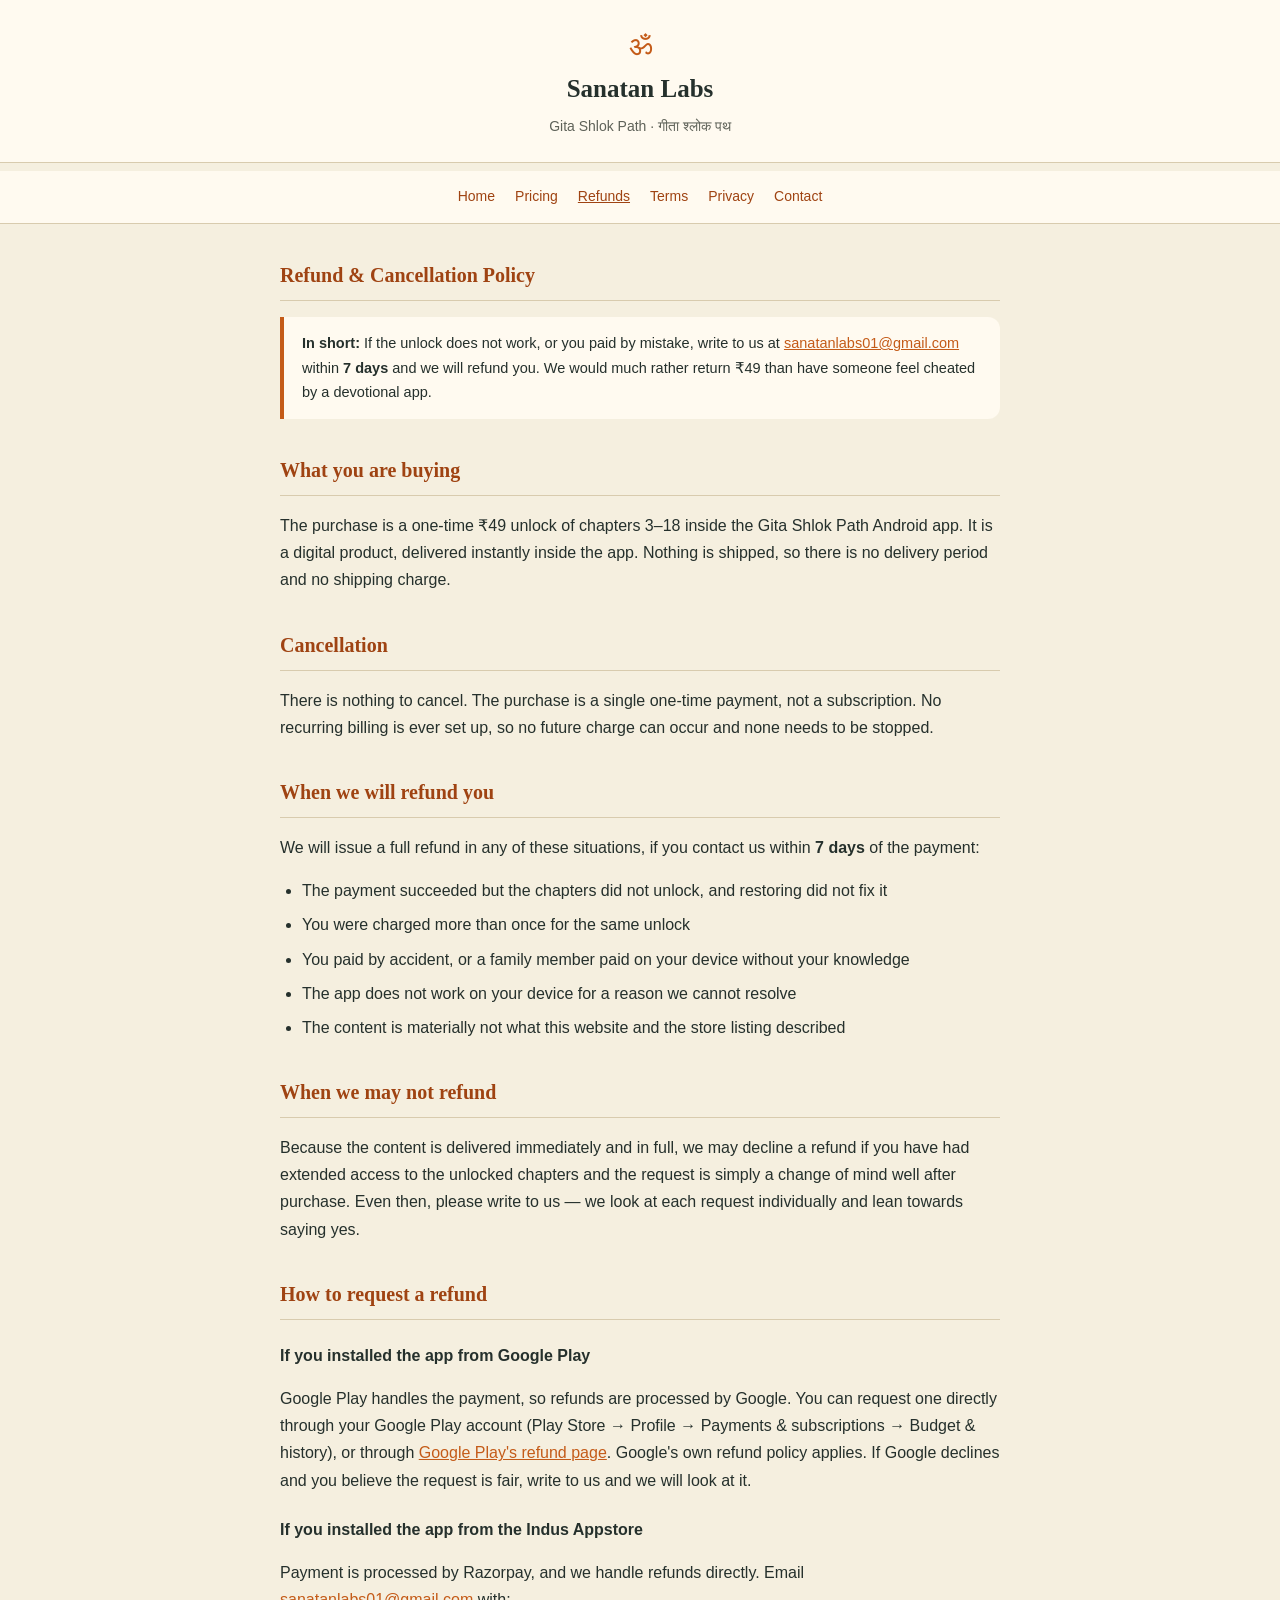
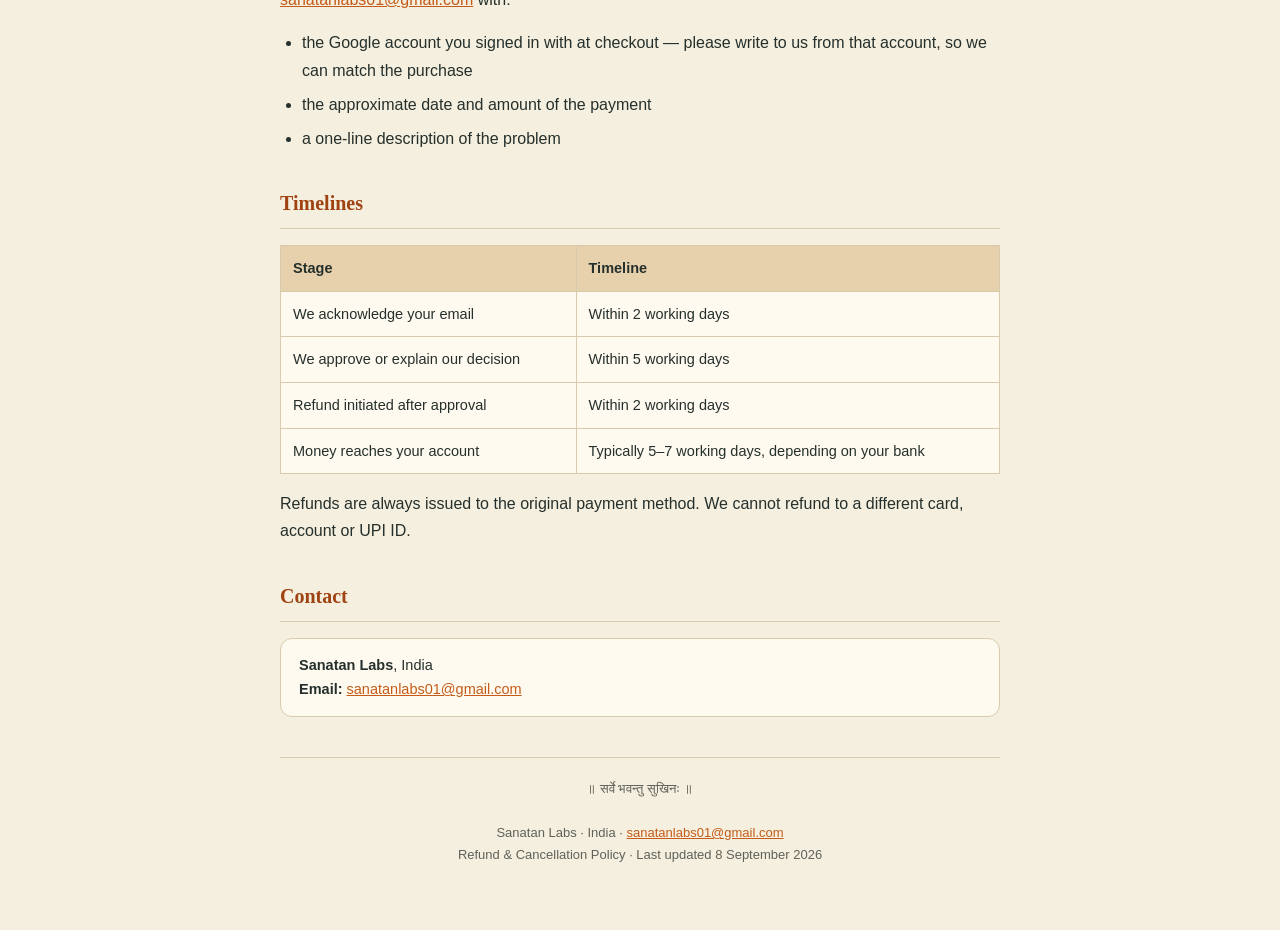
<file: refund.html>
<!DOCTYPE html>
<html lang="en">
<head>
<meta charset="utf-8">
<meta name="viewport" content="width=device-width, initial-scale=1">
<title>Refund & Cancellation Policy — Sanatan Labs</title>
<meta name="description" content="Refund and cancellation policy for the Gita Shlok Path in-app purchase.">
<link rel="stylesheet" href="style.css">
</head>
<body>
<header>
  <div class="om">ॐ</div>
  <h1>Sanatan Labs</h1>
  <p class="sub">Gita Shlok Path · गीता श्लोक पथ</p>
</header>
<nav><a href="index.html">Home</a><a href="pricing.html">Pricing</a><a href="refund.html" class='active'>Refunds</a><a href="terms.html">Terms</a><a href="privacy.html">Privacy</a><a href="contact.html">Contact</a></nav>
<div class="wrap">

  <h2>Refund &amp; Cancellation Policy</h2>

  <div class="callout">
    <strong>In short:</strong> If the unlock does not work, or you paid by mistake, write to us
    at <a href="mailto:sanatanlabs01@gmail.com">sanatanlabs01@gmail.com</a> within
    <strong>7 days</strong> and we will refund you. We would much rather return ₹49 than have
    someone feel cheated by a devotional app.
  </div>

  <h2>What you are buying</h2>
  <p>The purchase is a one-time ₹49 unlock of chapters 3–18 inside the Gita Shlok Path Android
  app. It is a digital product, delivered instantly inside the app. Nothing is shipped, so
  there is no delivery period and no shipping charge.</p>

  <h2>Cancellation</h2>
  <p>There is nothing to cancel. The purchase is a single one-time payment, not a subscription.
  No recurring billing is ever set up, so no future charge can occur and none needs to be
  stopped.</p>

  <h2>When we will refund you</h2>
  <p>We will issue a full refund in any of these situations, if you contact us within
  <strong>7 days</strong> of the payment:</p>
  <ul>
    <li>The payment succeeded but the chapters did not unlock, and restoring did not fix it</li>
    <li>You were charged more than once for the same unlock</li>
    <li>You paid by accident, or a family member paid on your device without your knowledge</li>
    <li>The app does not work on your device for a reason we cannot resolve</li>
    <li>The content is materially not what this website and the store listing described</li>
  </ul>

  <h2>When we may not refund</h2>
  <p>Because the content is delivered immediately and in full, we may decline a refund if you
  have had extended access to the unlocked chapters and the request is simply a change of mind
  well after purchase. Even then, please write to us — we look at each request individually
  and lean towards saying yes.</p>

  <h2>How to request a refund</h2>

  <h3>If you installed the app from Google Play</h3>
  <p>Google Play handles the payment, so refunds are processed by Google. You can request one
  directly through your Google Play account (Play Store → Profile → Payments &amp;
  subscriptions → Budget &amp; history), or through
  <a href="https://support.google.com/googleplay/answer/2479637">Google Play's refund page</a>.
  Google's own refund policy applies. If Google declines and you believe the request is fair,
  write to us and we will look at it.</p>

  <h3>If you installed the app from the Indus Appstore</h3>
  <p>Payment is processed by Razorpay, and we handle refunds directly. Email
  <a href="mailto:sanatanlabs01@gmail.com">sanatanlabs01@gmail.com</a> with:</p>
  <ul>
    <li>the Google account you signed in with at checkout — please write to us from that
      account, so we can match the purchase</li>
    <li>the approximate date and amount of the payment</li>
    <li>a one-line description of the problem</li>
  </ul>

  <h2>Timelines</h2>
  <table>
    <tr><th>Stage</th><th>Timeline</th></tr>
    <tr><td>We acknowledge your email</td><td>Within 2 working days</td></tr>
    <tr><td>We approve or explain our decision</td><td>Within 5 working days</td></tr>
    <tr><td>Refund initiated after approval</td><td>Within 2 working days</td></tr>
    <tr><td>Money reaches your account</td><td>Typically 5–7 working days, depending on your bank</td></tr>
  </table>
  <p>Refunds are always issued to the original payment method. We cannot refund to a different
  card, account or UPI ID.</p>

  <h2>Contact</h2>
  <div class="meta">
    <strong>Sanatan Labs</strong>, India<br>
    <strong>Email:</strong> <a href="mailto:sanatanlabs01@gmail.com">sanatanlabs01@gmail.com</a>
  </div>

  <footer>
    ॥ सर्वे भवन्तु सुखिनः ॥<br><br>
    Sanatan Labs · India · <a href="mailto:sanatanlabs01@gmail.com">sanatanlabs01@gmail.com</a><br>
    Refund & Cancellation Policy · Last updated 8 September 2026
  </footer>
</div>
</body>
</html>
</file>
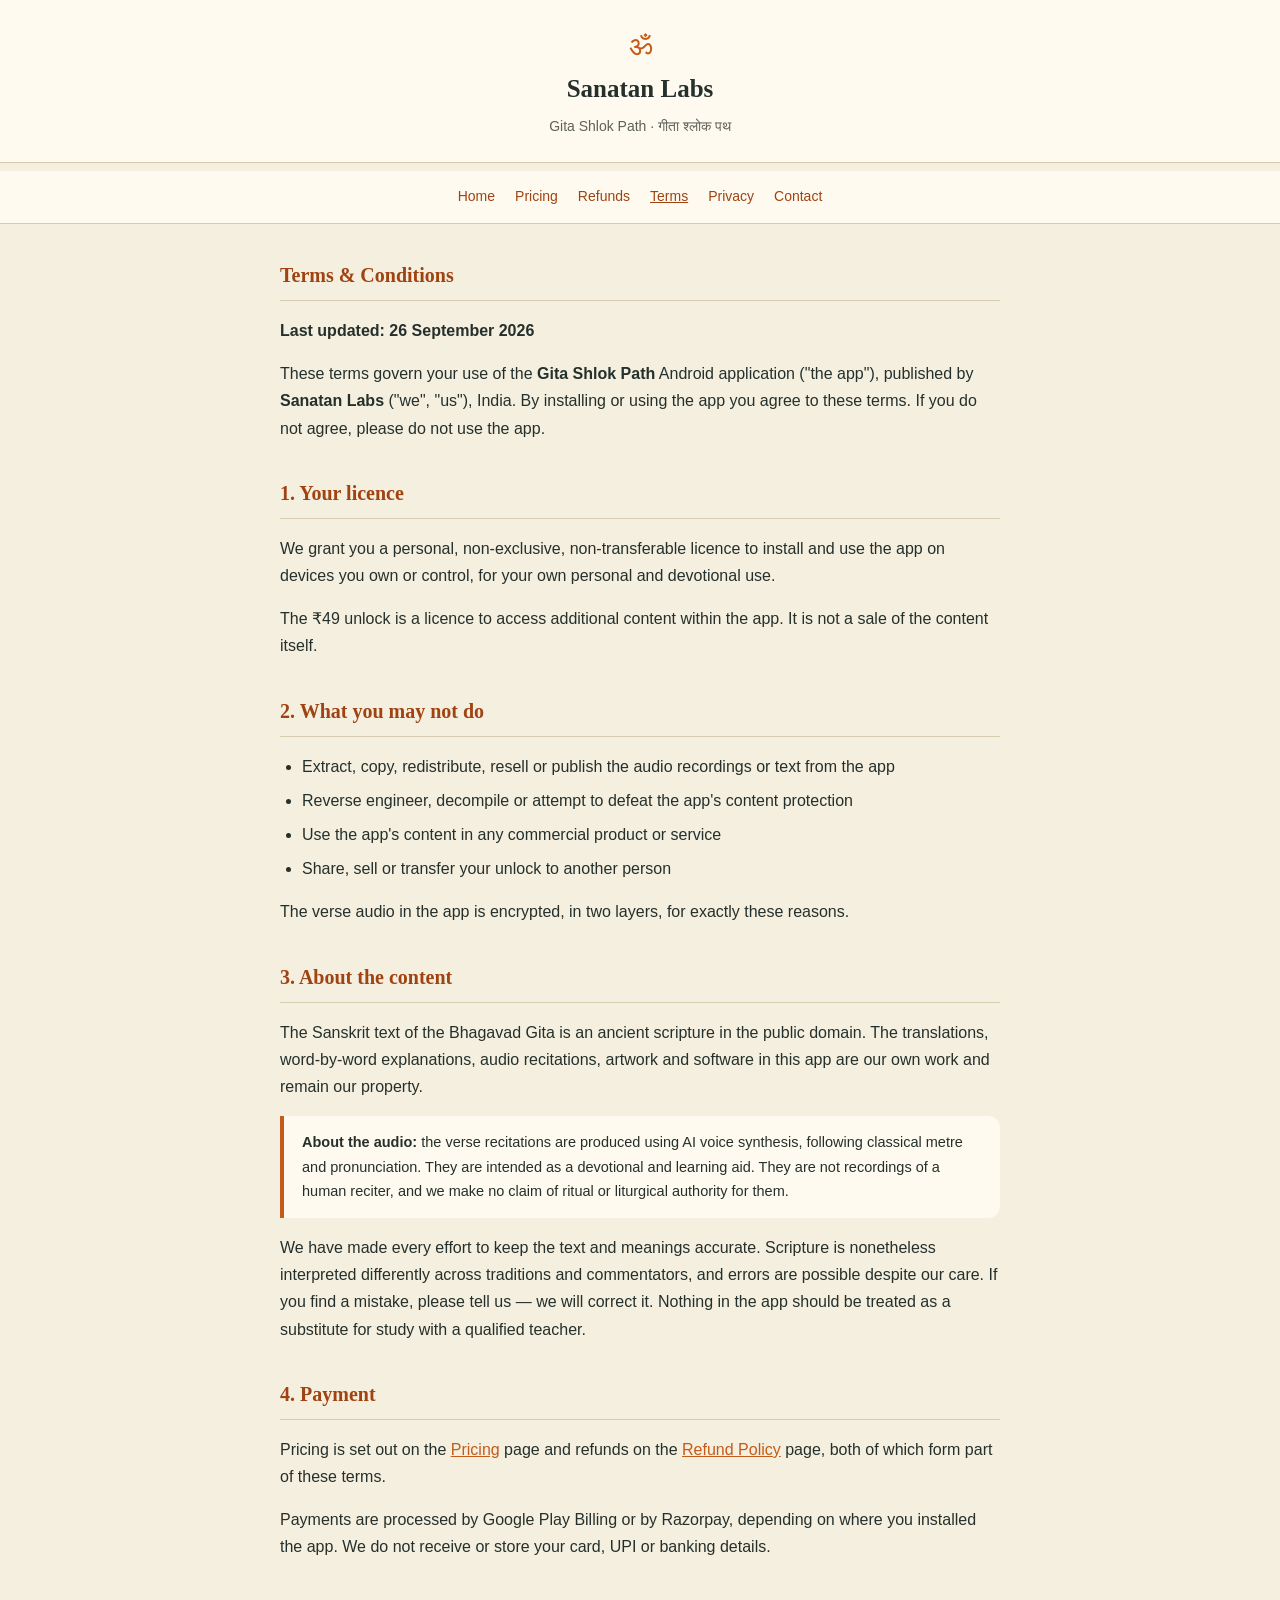
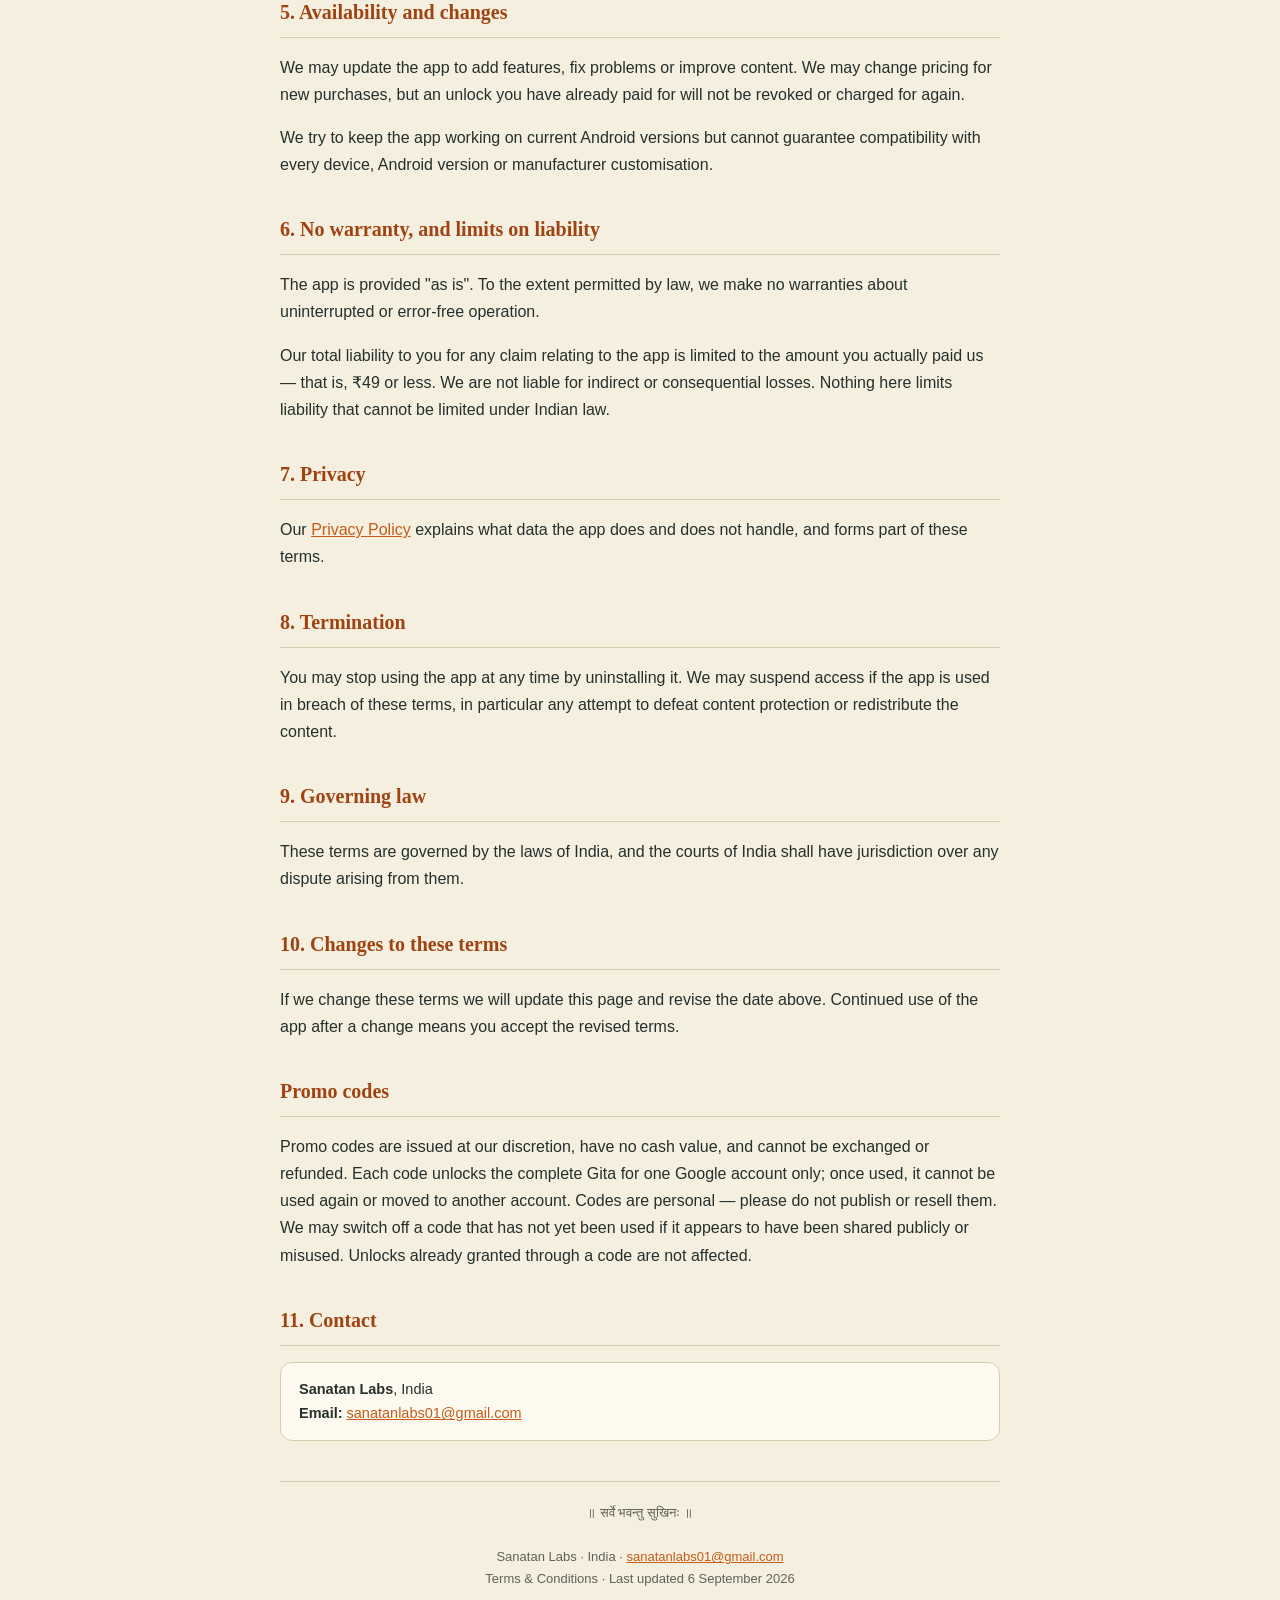
<file: terms.html>
<!DOCTYPE html>
<html lang="en">
<head>
<meta charset="utf-8">
<meta name="viewport" content="width=device-width, initial-scale=1">
<title>Terms & Conditions — Sanatan Labs</title>
<meta name="description" content="Terms and conditions for using the Gita Shlok Path Android app.">
<link rel="stylesheet" href="style.css">
</head>
<body>
<header>
  <div class="om">ॐ</div>
  <h1>Sanatan Labs</h1>
  <p class="sub">Gita Shlok Path · गीता श्लोक पथ</p>
</header>
<nav><a href="index.html">Home</a><a href="pricing.html">Pricing</a><a href="refund.html">Refunds</a><a href="terms.html" class='active'>Terms</a><a href="privacy.html">Privacy</a><a href="contact.html">Contact</a></nav>
<div class="wrap">

  <h2>Terms &amp; Conditions</h2>
  <p><strong>Last updated: 26 September 2026</strong></p>

  <p>These terms govern your use of the <strong>Gita Shlok Path</strong> Android application
  ("the app"), published by <strong>Sanatan Labs</strong> ("we", "us"), India. By installing or
  using the app you agree to these terms. If you do not agree, please do not use the app.</p>

  <h2>1. Your licence</h2>
  <p>We grant you a personal, non-exclusive, non-transferable licence to install and use the app
  on devices you own or control, for your own personal and devotional use.</p>
  <p>The ₹49 unlock is a licence to access additional content within the app. It is not a sale
  of the content itself.</p>

  <h2>2. What you may not do</h2>
  <ul>
    <li>Extract, copy, redistribute, resell or publish the audio recordings or text from the app</li>
    <li>Reverse engineer, decompile or attempt to defeat the app's content protection</li>
    <li>Use the app's content in any commercial product or service</li>
    <li>Share, sell or transfer your unlock to another person</li>
  </ul>
  <p>The verse audio in the app is encrypted, in two layers, for exactly these reasons.</p>

  <h2>3. About the content</h2>
  <p>The Sanskrit text of the Bhagavad Gita is an ancient scripture in the public domain. The
  translations, word-by-word explanations, audio recitations, artwork and software in this app
  are our own work and remain our property.</p>

  <div class="callout">
    <strong>About the audio:</strong> the verse recitations are produced using AI voice
    synthesis, following classical metre and pronunciation. They are intended as a devotional
    and learning aid. They are not recordings of a human reciter, and we make no claim of
    ritual or liturgical authority for them.
  </div>

  <p>We have made every effort to keep the text and meanings accurate. Scripture is nonetheless
  interpreted differently across traditions and commentators, and errors are possible despite
  our care. If you find a mistake, please tell us — we will correct it. Nothing in the app
  should be treated as a substitute for study with a qualified teacher.</p>

  <h2>4. Payment</h2>
  <p>Pricing is set out on the <a href="pricing.html">Pricing</a> page and refunds on the
  <a href="refund.html">Refund Policy</a> page, both of which form part of these terms.</p>
  <p>Payments are processed by Google Play Billing or by Razorpay, depending on where you
  installed the app. We do not receive or store your card, UPI or banking details.</p>

  <h2>5. Availability and changes</h2>
  <p>We may update the app to add features, fix problems or improve content. We may change
  pricing for new purchases, but an unlock you have already paid for will not be revoked or
  charged for again.</p>
  <p>We try to keep the app working on current Android versions but cannot guarantee
  compatibility with every device, Android version or manufacturer customisation.</p>

  <h2>6. No warranty, and limits on liability</h2>
  <p>The app is provided "as is". To the extent permitted by law, we make no warranties about
  uninterrupted or error-free operation.</p>
  <p>Our total liability to you for any claim relating to the app is limited to the amount you
  actually paid us — that is, ₹49 or less. We are not liable for indirect or consequential
  losses. Nothing here limits liability that cannot be limited under Indian law.</p>

  <h2>7. Privacy</h2>
  <p>Our <a href="privacy.html">Privacy Policy</a> explains what data the app does and does not
  handle, and forms part of these terms.</p>

  <h2>8. Termination</h2>
  <p>You may stop using the app at any time by uninstalling it. We may suspend access if the app
  is used in breach of these terms, in particular any attempt to defeat content protection or
  redistribute the content.</p>

  <h2>9. Governing law</h2>
  <p>These terms are governed by the laws of India, and the courts of India shall have
  jurisdiction over any dispute arising from them.</p>

  <h2>10. Changes to these terms</h2>
  <p>If we change these terms we will update this page and revise the date above. Continued use
  of the app after a change means you accept the revised terms.</p>

  
<!-- gsp-terms-v1.2: added 26 September 2026 -->
<h2>Promo codes</h2>
<p>Promo codes are issued at our discretion, have no cash value, and cannot be exchanged or refunded. Each code unlocks the complete Gita for one Google account only; once used, it cannot be used again or moved to another account. Codes are personal &mdash; please do not publish or resell them. We may switch off a code that has not yet been used if it appears to have been shared publicly or misused. Unlocks already granted through a code are not affected.</p>
<h2>11. Contact</h2>
  <div class="meta">
    <strong>Sanatan Labs</strong>, India<br>
    <strong>Email:</strong> <a href="mailto:sanatanlabs01@gmail.com">sanatanlabs01@gmail.com</a>
  </div>

  <footer>
    ॥ सर्वे भवन्तु सुखिनः ॥<br><br>
    Sanatan Labs · India · <a href="mailto:sanatanlabs01@gmail.com">sanatanlabs01@gmail.com</a><br>
    Terms & Conditions · Last updated 6 September 2026
  </footer>
</div>
</body>
</html>
</file>
<file: style.css>
:root{
  --paper:#FFFAF0; --paper-deep:#F5EFDF; --saffron:#C45B18; --saffron-deep:#9F4312;
  --ink:#25302C; --ink-soft:#5F6259; --line:#D8CBAE; --accent:#E7D1AC;
}
*{box-sizing:border-box}
body{margin:0;padding:0;background:var(--paper-deep);color:var(--ink);
  font-family:-apple-system,BlinkMacSystemFont,"Segoe UI",Roboto,"Noto Sans","Noto Sans Devanagari",Arial,sans-serif;
  line-height:1.7;font-size:16px}
.wrap{max-width:760px;margin:0 auto;padding:0 20px 64px}
header{background:var(--paper);border-bottom:1px solid var(--line);padding:32px 20px 24px;text-align:center;margin-bottom:8px}
header .om{font-size:28px;color:var(--saffron);line-height:1;margin-bottom:8px}
header h1{margin:0 0 4px;font-family:Georgia,"Times New Roman",serif;font-size:25px;font-weight:600}
header .sub{margin:0;color:var(--ink-soft);font-size:14px}
nav{background:var(--paper);border-bottom:1px solid var(--line);padding:10px 16px;text-align:center;margin-bottom:28px}
nav a{display:inline-block;margin:4px 10px;font-size:14px;color:var(--saffron-deep);text-decoration:none;font-weight:500}
nav a:hover,nav a.active{text-decoration:underline}
h2{font-family:Georgia,"Times New Roman",serif;font-size:20px;margin:34px 0 10px;padding-bottom:8px;
  border-bottom:1px solid var(--line);color:var(--saffron-deep)}
h3{font-size:16px;margin:22px 0 6px}
ul{padding-left:22px} li{margin-bottom:7px}
a{color:var(--saffron);word-break:break-word}
.meta,.callout{background:var(--paper);border:1px solid var(--line);border-radius:12px;padding:14px 18px;margin:16px 0;font-size:14.5px}
.callout{border:none;border-left:4px solid var(--saffron);border-radius:0 12px 12px 0}
table{width:100%;border-collapse:collapse;margin:16px 0;font-size:14.5px;background:var(--paper)}
th,td{border:1px solid var(--line);padding:10px 12px;text-align:left;vertical-align:top}
th{background:var(--accent);font-weight:600}
.price{font-size:34px;font-weight:700;color:var(--saffron);font-family:Georgia,serif}
.divider{text-align:center;color:var(--saffron);letter-spacing:8px;margin:44px 0 8px;font-size:14px}
footer{text-align:center;color:var(--ink-soft);font-size:13px;border-top:1px solid var(--line);margin-top:40px;padding-top:20px}
code{background:var(--accent);padding:1px 6px;border-radius:5px;font-size:13.5px}
</file>
